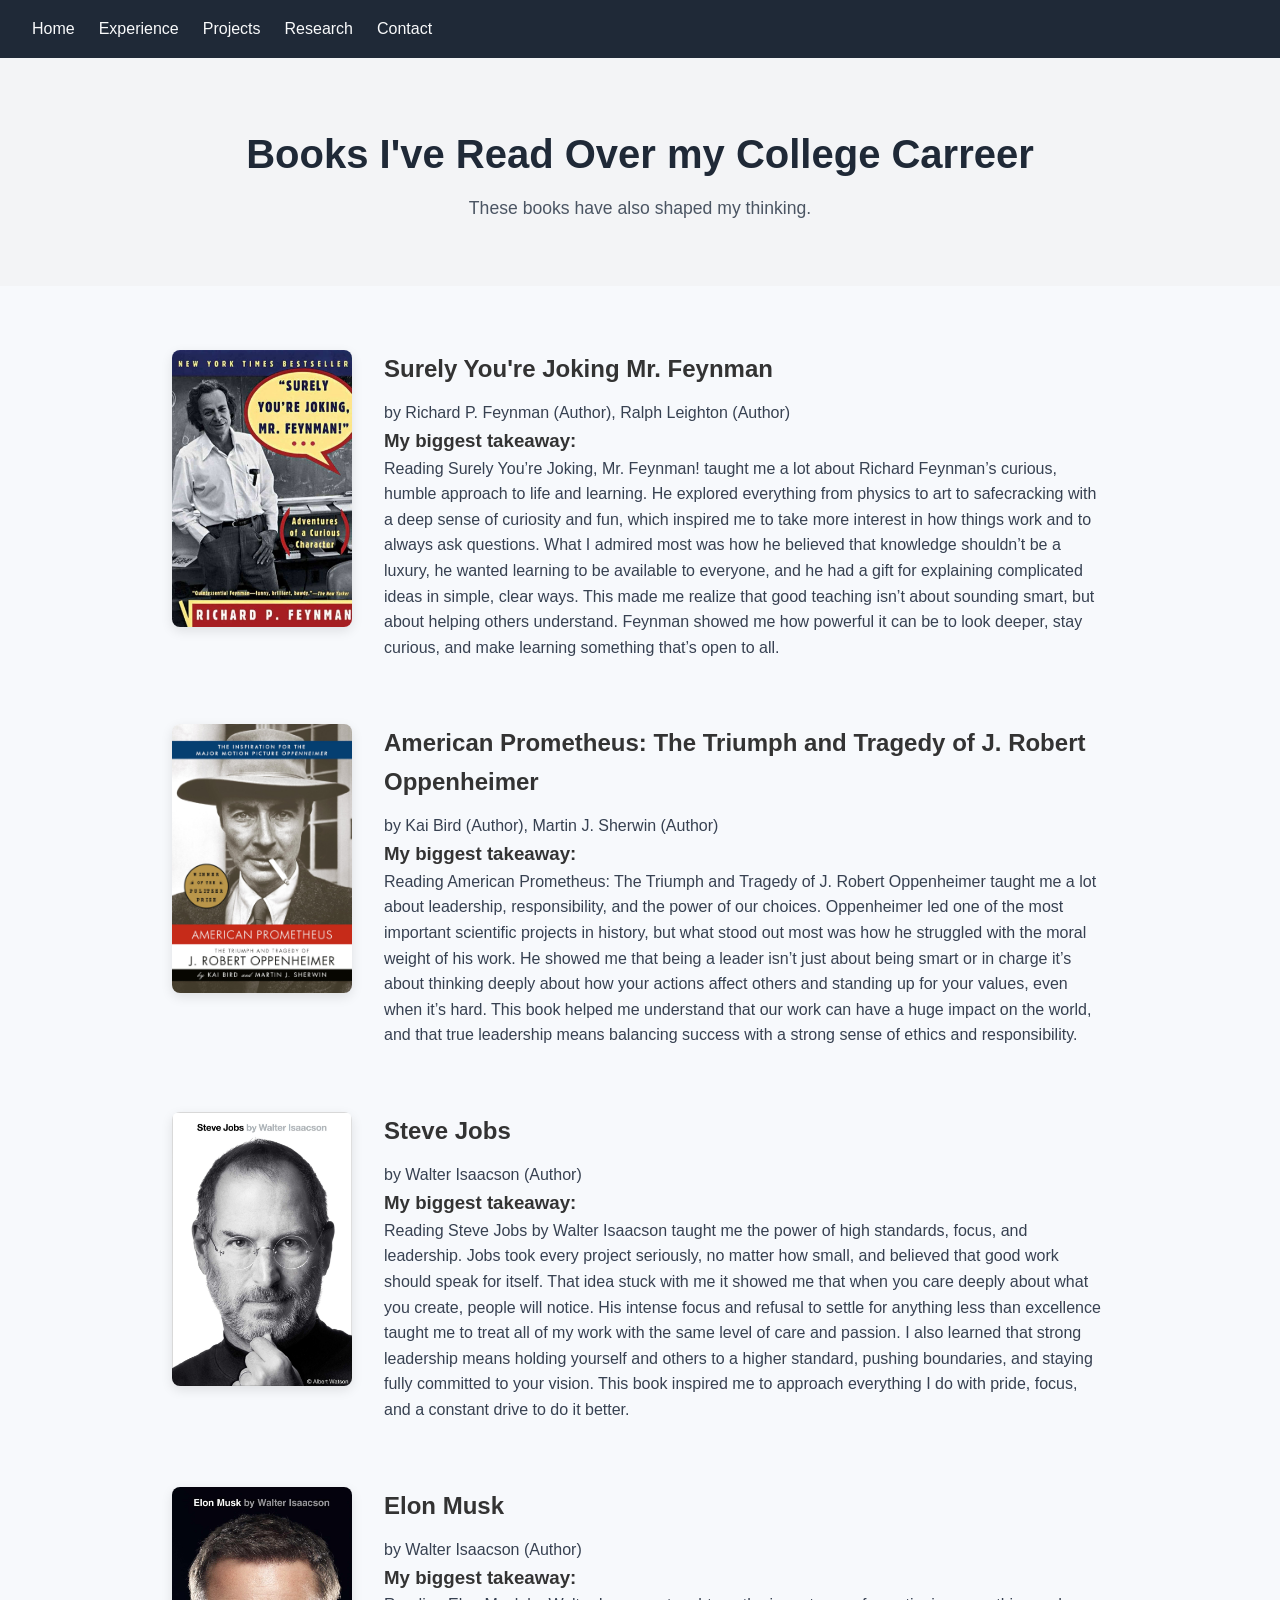
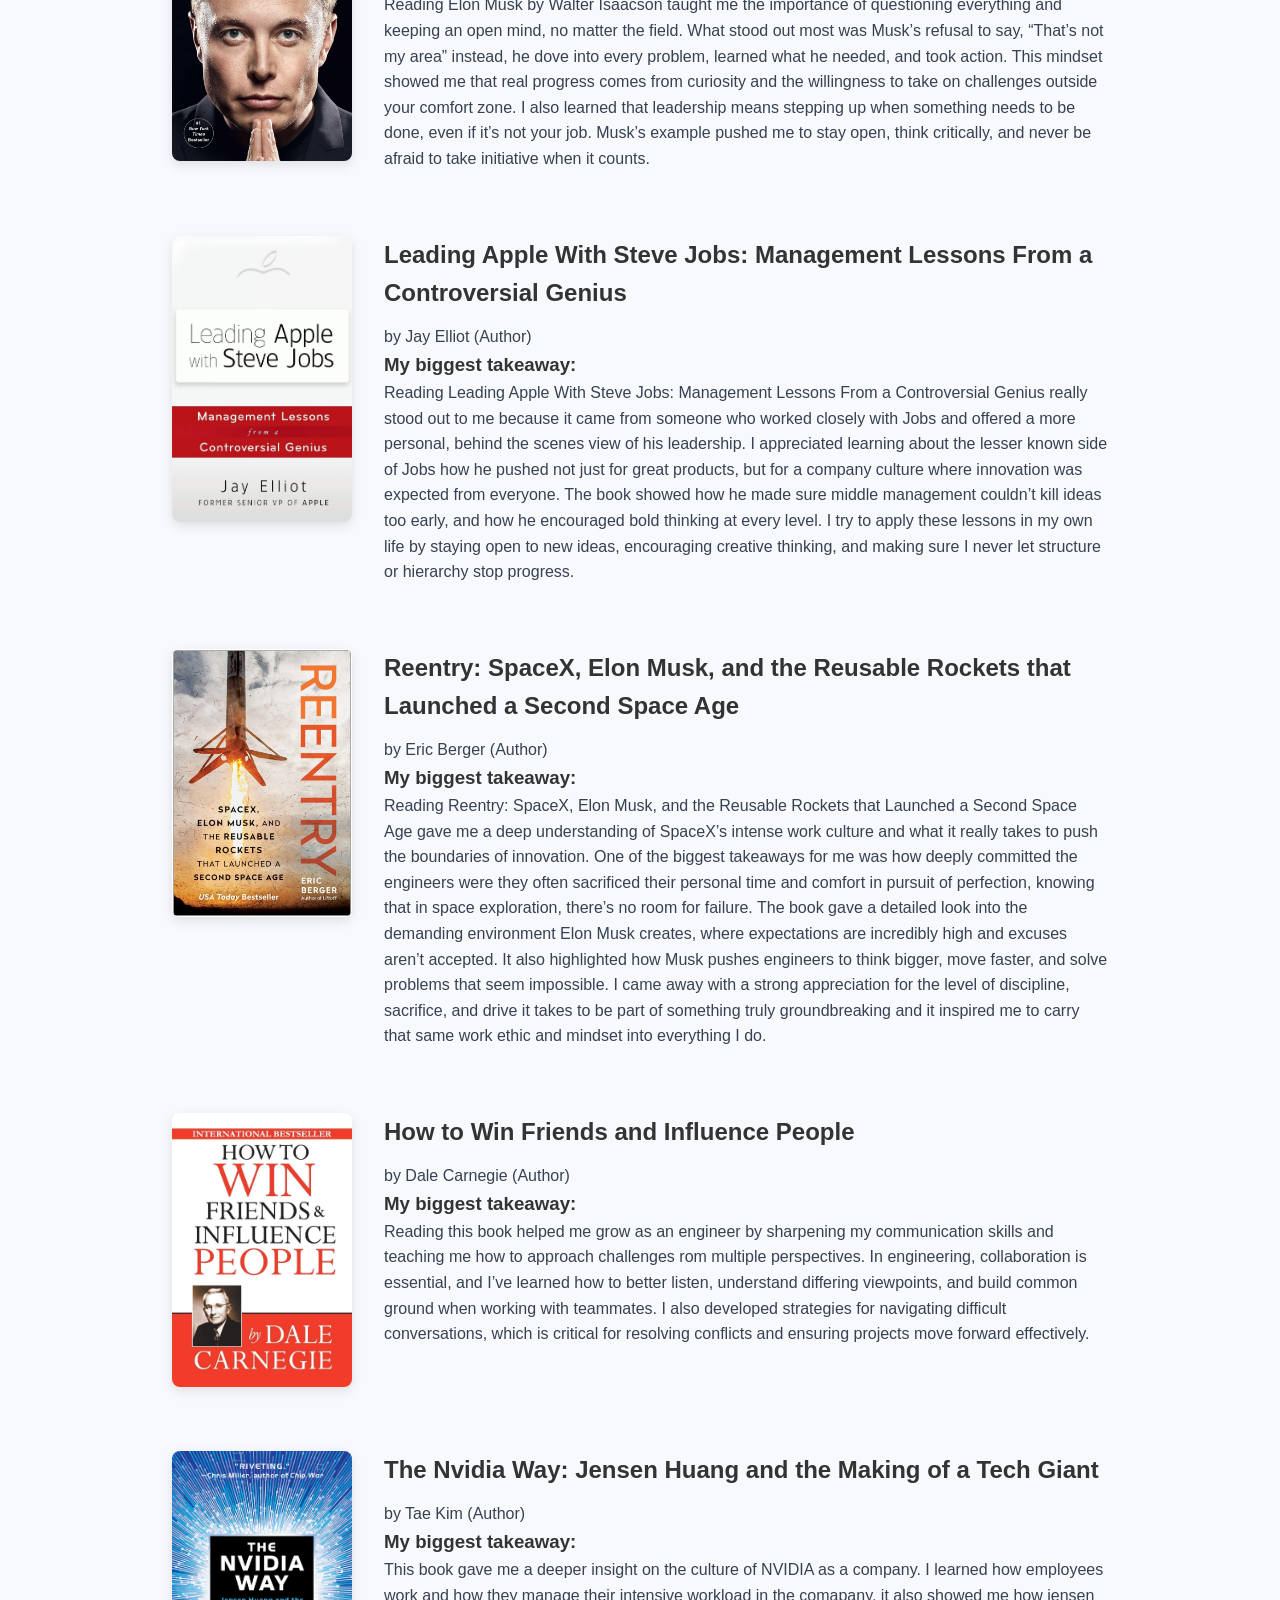
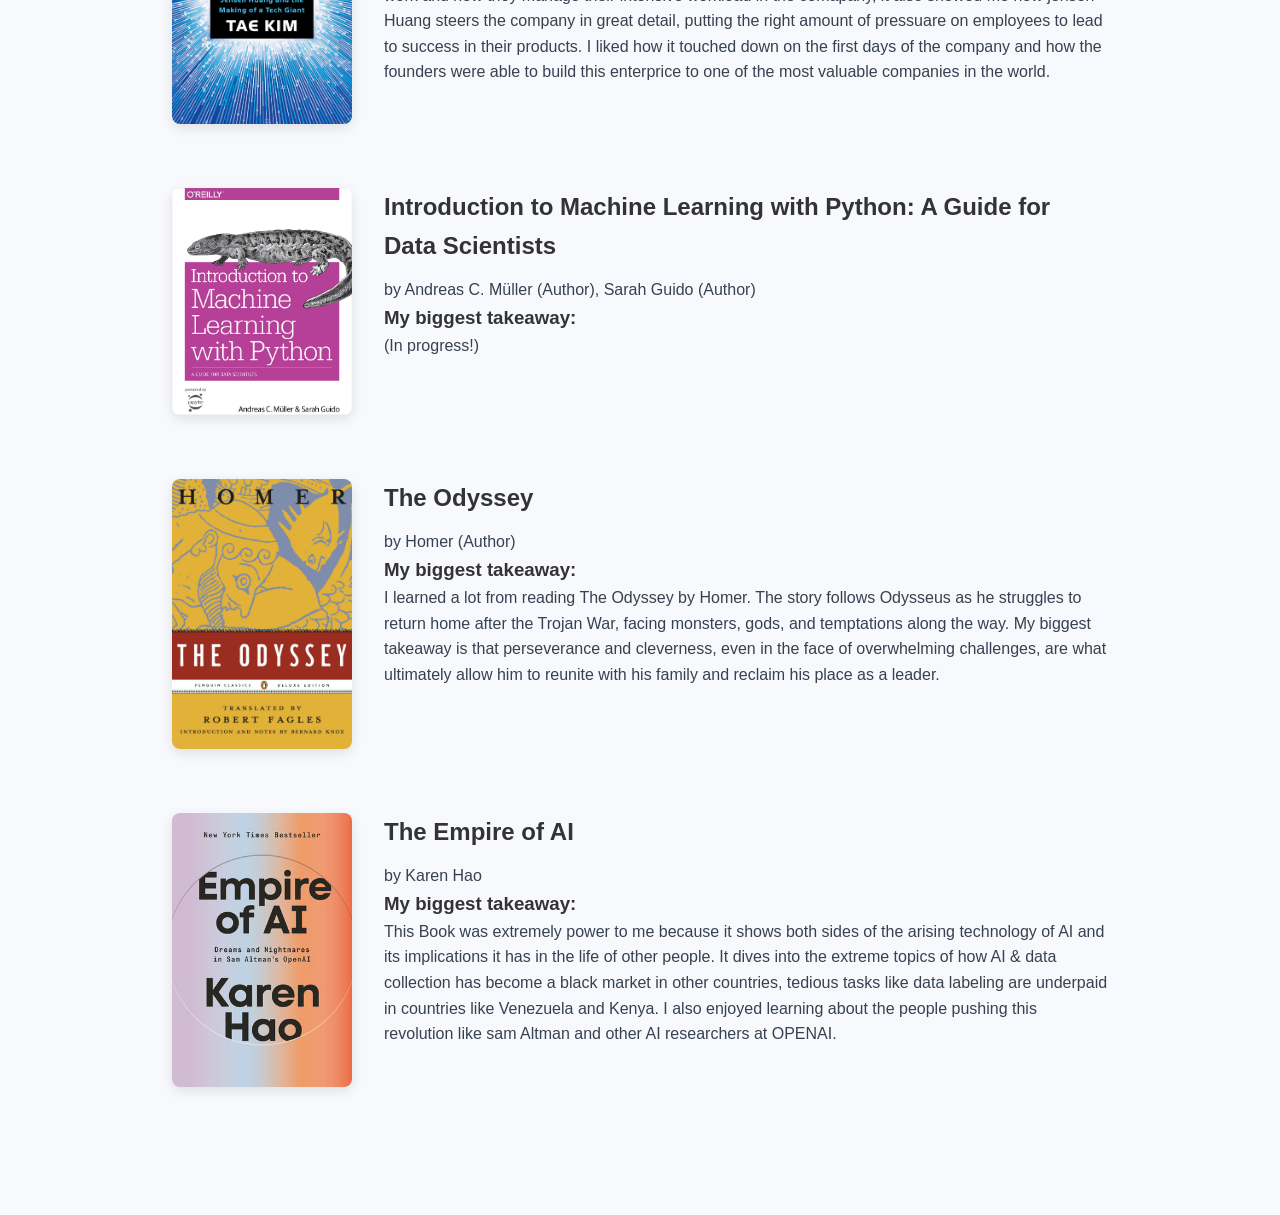
<file: website/books.html>
<!DOCTYPE html>
<html lang="en">
<head>
  <meta charset="UTF-8" />
  <meta name="viewport" content="width=device-width, initial-scale=1.0" />
  <title>Books I've read | Gaspar Montoya</title>
  <link rel="stylesheet" href="style.css" />
  <link rel="icon" type="image/svg+xml" href="assets/favicon.svg" />
  <script src="nav.js" defer></script>
</head>
<body>

   <!-- Navbar -->
   <header>
    <nav class="navbar">
      <input type="checkbox" id="nav-toggle" class="nav-toggle" />
      <label for="nav-toggle" class="nav-toggle-label" aria-label="Open navigation menu">
        <span></span><span></span><span></span>
      </label>
      <ul class="nav-links">
        <li><a href="index.html#about">Home</a></li>
        <li><a href="index.html#timeline">Experience</a></li>
        <li><a href="index.html#Personal Projects">Projects</a></li>
        <li><a href="research.html">Research</a></li>
        <li><a href="contactme.html">Contact</a></li>
      </ul>
    </nav>
  </header>

  <!-- Page Title -->
  <section class="page-header">
    <h1>Books I've Read Over my College Carreer</h1>
    <p>These books have also shaped my thinking.</p>
  </section>


    <section class="books-section">
        <!-- book 1  -->
        <div class="book-entry">
            <img src="assets/feynmanbook.jpg" alt="Book Cover" class="book-cover" />
            <div class="book-thoughts">
                <h2>Surely You're Joking Mr. Feynman</h2>
                <p>by Richard P. Feynman (Author), Ralph Leighton (Author)</p>
                <h3>My biggest takeaway:</h3>
                <p> Reading Surely You’re Joking, Mr. Feynman! taught me a lot about Richard Feynman’s curious,
                     humble approach to life and learning. He explored everything from physics to art to safecracking with a 
                     deep sense of curiosity and fun, which inspired me to take more interest in how things work and to always 
                     ask questions. What I admired most was how he believed that knowledge shouldn’t be a luxury, he wanted learning 
                     to be available to everyone, and he had a gift for explaining complicated ideas in simple, clear ways. This made 
                     me realize that good teaching isn’t about sounding smart, but about helping others understand. Feynman showed me 
                     how powerful it can be to look deeper, stay curious, and make learning something that’s open to all. </p>
            </div>
        </div>

        <!-- book 2  -->
        <div class="book-entry">
            <img src="assets/oppiebook.jpg" alt="Book Cover" class="book-cover" />
            <div class="book-thoughts">
                <h2> American Prometheus: The Triumph and Tragedy of J. Robert Oppenheimer</h2>
                <p>by Kai Bird (Author), Martin J. Sherwin (Author)</p>
                <h3>My biggest takeaway:</h3> <p>Reading American Prometheus: The Triumph and 
                    Tragedy of J. Robert Oppenheimer taught me a lot about leadership, responsibility,
                     and the power of our choices. Oppenheimer led one of the most important scientific 
                     projects in history, but what stood out most was how he struggled with the moral weight 
                     of his work. He showed me that being a leader isn’t just about being smart or in charge it’s 
                     about thinking deeply about how your actions affect others and standing up for your values, 
                     even when it’s hard. This book helped me understand that our work can have a huge impact on the 
                     world, and that true leadership means balancing success with a strong sense of ethics and responsibility.</p>
            </div>
        </div>

        <!-- book 3  -->
        <div class="book-entry">
            <img src="assets/stevebook.jpg" alt="Book Cover" class="book-cover" />
            <div class="book-thoughts">
                <h2> Steve Jobs</h2>
                <p>by Walter Isaacson (Author)</p>
                <h3>My biggest takeaway:</h3> <p> Reading Steve Jobs by Walter 
                    Isaacson taught me the power of high standards, focus, and leadership. 
                    Jobs took every project seriously, no matter how small, and believed that 
                    good work should speak for itself. That idea stuck with me it showed me that
                     when you care deeply about what you create, people will notice. His intense focus and 
                     refusal to settle for anything less than excellence taught me to treat all of my 
                     work with the same level of care and passion. I also learned that strong leadership 
                     means holding yourself and others to a higher standard, pushing boundaries, and staying 
                     fully committed to your vision. This book inspired me to approach everything I do with 
                     pride, focus, and a constant drive to do it better.</p>
            </div>
        </div>

        <!-- book 4  -->
        <div class="book-entry">
            <img src="assets/elonbook.jpg" alt="Book Cover" class="book-cover" />
            <div class="book-thoughts">
                <h2> Elon Musk </h2>
                <p>by Walter Isaacson (Author)</p>
                <h3>My biggest takeaway:</h3> <p>Reading Elon Musk by Walter 
                    Isaacson taught me the importance of questioning everything 
                    and keeping an open mind, no matter the field. What stood out 
                    most was Musk’s refusal to say, “That’s not my area” instead, 
                    he dove into every problem, learned what he needed, and took action. 
                    This mindset showed me that real progress comes from curiosity and the 
                    willingness to take on challenges outside your comfort zone. I also learned 
                    that leadership means stepping up when something needs to be done, even if 
                    it’s not your job. Musk’s example pushed me to stay open, think critically, 
                    and never be afraid to take initiative when it counts.</p>
            </div>
        </div>

        <!-- book 5  -->
        <div class="book-entry">
            <img src="assets/jayelliobook.jpg" alt="Book Cover" class="book-cover" />
            <div class="book-thoughts">
                <h2>Leading Apple With Steve Jobs: Management Lessons From a Controversial Genius</h2>
                <p>by Jay Elliot (Author)</p>
                <h3>My biggest takeaway:</h3> <p> Reading Leading Apple 
                    With Steve Jobs: Management Lessons From a Controversial
                    Genius really stood out to me because it came from someone
                     who worked closely with Jobs and offered a more personal, 
                     behind the scenes view of his leadership. I appreciated 
                     learning about the lesser known side of Jobs how he pushed 
                     not just for great products, but for a company culture where 
                     innovation was expected from everyone. The book showed how he
                      made sure middle management couldn’t kill ideas too early, and 
                      how he encouraged bold thinking at every level. I try to apply 
                      these lessons in my own life by staying open to new ideas, encouraging 
                      creative thinking, and making sure I never let structure or hierarchy stop progress.</p>
            </div>
        </div>

    <!-- book 6  -->
    <div class="book-entry">
        <img src="assets/ericbergerbook.jpg" alt="Book Cover" class="book-cover" />
        <div class="book-thoughts">
            <h2>Reentry: SpaceX, Elon Musk, and the Reusable Rockets that Launched a Second Space Age</h2>
            <p>by Eric Berger (Author)</p>
            <h3>My biggest takeaway:</h3> <p>Reading Reentry: SpaceX, 
                Elon Musk, and the Reusable Rockets that Launched a Second 
                Space Age gave me a deep understanding of SpaceX’s intense 
                work culture and what it really takes to push the boundaries 
                of innovation. One of the biggest takeaways for me was how 
                deeply committed the engineers were they often sacrificed 
                their personal time and comfort in pursuit of perfection, 
                knowing that in space exploration, there’s no room for failure. 
                The book gave a detailed look into the demanding environment 
                Elon Musk creates, where expectations are incredibly high and 
                excuses aren’t accepted. It also highlighted how Musk pushes 
                engineers to think bigger, move faster, and solve problems that 
                seem impossible. I came away with a strong appreciation for the 
                level of discipline, sacrifice, and drive it takes to be part of 
                something truly groundbreaking and it inspired me to carry that 
                same work ethic and mindset into everything I do.</p>
        </div>
    </div>
   
    <!-- book 7  -->
    <div class="book-entry">
        <img src="assets/howtowinfriendsbook.jpg" alt="Book Cover" class="book-cover" />
        <div class="book-thoughts">
            <h2>How to Win Friends and Influence People</h2>
            <p>by Dale Carnegie (Author)</p>
            <h3>My biggest takeaway:</h3><p>
                Reading this book helped me grow as an engineer by sharpening 
                my communication skills and teaching me how to approach challenges 
                rom multiple perspectives. In engineering, collaboration is essential, and 
                I’ve learned how to better listen, understand differing viewpoints, and build 
                common ground when working with teammates. I also developed strategies for navigating 
                difficult conversations, which is critical for resolving conflicts and ensuring projects 
                move forward effectively.
            </p>
        </div>
    </div>

     <!-- book 8  -->
     <div class="book-entry">
        <img src="assets/thenvidaway.jpg" alt="Book Cover" class="book-cover" />
        <div class="book-thoughts">
            <h2>The Nvidia Way: Jensen Huang and the Making of a Tech Giant </h2>
            <p>by Tae Kim (Author)</p>
            <h3>My biggest takeaway:</h3> <p>
                This book gave me a deeper insight on the culture of NVIDIA as a company. 
                I learned how employees work and how they manage their intensive workload in the comapany, 
                it also showed me how jensen Huang steers the company in great detail, putting the right amount of 
                pressuare on employees to lead to success in their products. I liked how it touched down on the first days of 
                the company and how the founders were able to build this enterprice to one of the most valuable companies in the 
                world. 

            </p>

        </div>
    </div>

     <!-- book 9  -->
     <div class="book-entry">
        <img src="assets/mllbook .jpg" alt="Book Cover" class="book-cover" />
        <div class="book-thoughts">
            <h2>Introduction to Machine Learning with Python: A Guide for Data Scientists</h2>
            <p>by Andreas C. Müller (Author), Sarah Guido (Author)</p>
            <h3>My biggest takeaway:</h3> <p> (In progress!)</p>
        </div>
    </div>

    <!-- book 10 -->
    <div class="book-entry">
        <img src="assets/oddyseylogo.jpg" alt="Book Cover" class="book-cover" />
        <div class="book-thoughts">
            <h2>The Odyssey </h2>
            <p>by Homer (Author)</p>
            <h3>My biggest takeaway:</h3> <p>
                I learned a lot from reading The Odyssey by Homer. 
                The story follows Odysseus as he struggles to return home 
                after the Trojan War, facing monsters, gods, and temptations 
                along the way. My biggest takeaway is that perseverance and cleverness, 
                even in the face of overwhelming challenges, are what ultimately allow 
                him to reunite with his family and reclaim his place as a leader.
            </p>
        </div>
    </div>

    <!-- book 10 -->
    <div class="book-entry">
        <img src="assets/empofai.jpeg" alt="Book Cover" class="book-cover" />
        <div class="book-thoughts">
            <h2>The Empire of AI</h2>
            <p>by Karen Hao</p>
            <h3>My biggest takeaway:</h3> <p>
               This Book was extremely power to me because it shows both sides of the arising technology of AI and its implications
                it has in the life of other people. It dives into the extreme topics of how AI & data collection has become a black market 
                in other countries, tedious tasks like data labeling are underpaid in countries like Venezuela and Kenya. I also enjoyed 
                learning about the people pushing this revolution like sam Altman and other AI researchers at OPENAI. 
            </p>
        </div>
    </div>


    </section>

</body>

</html>
</file>
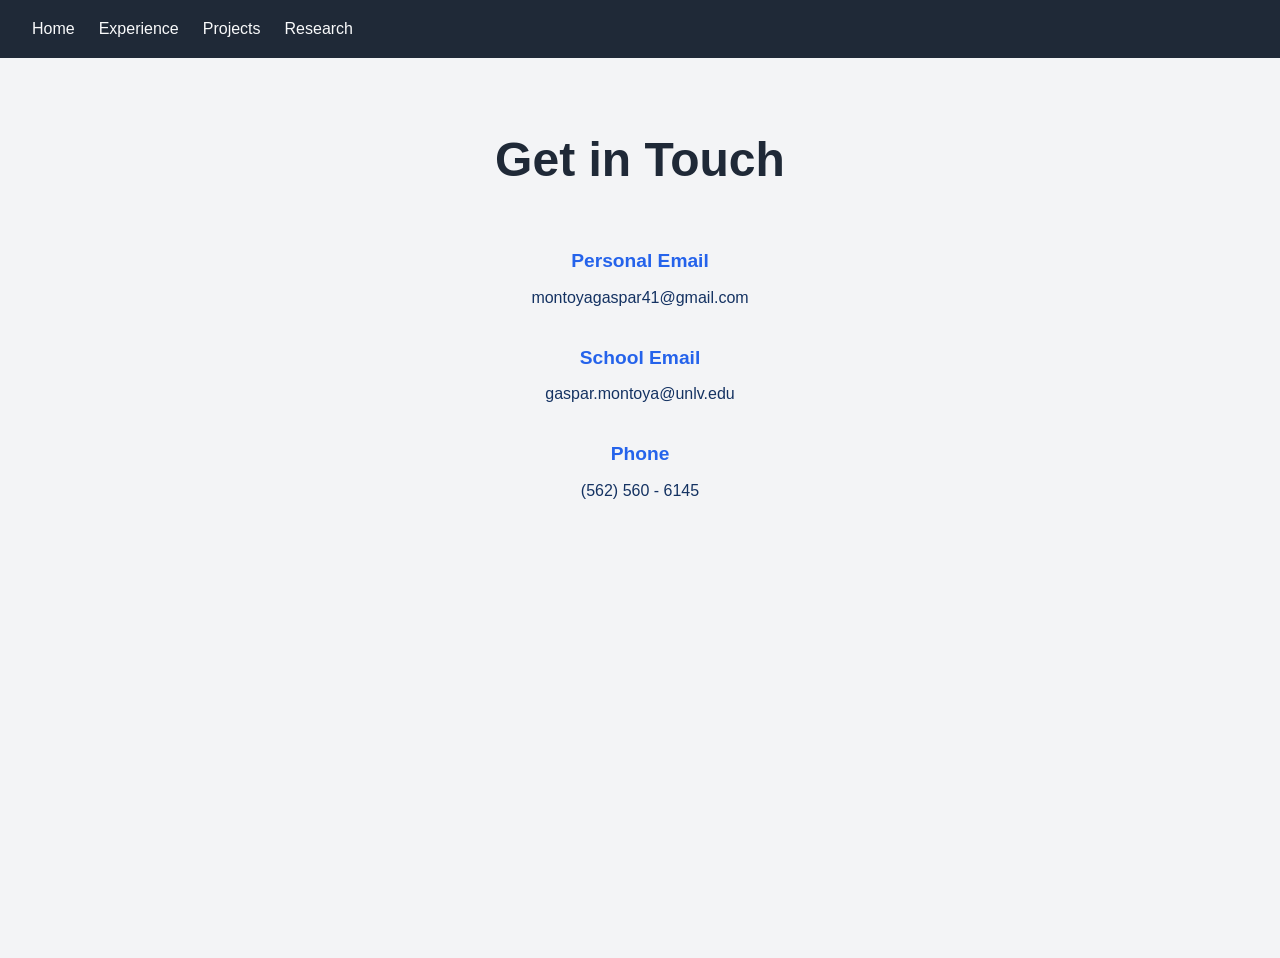
<file: website/contactme.html>
<!DOCTYPE html>
<html lang="en">
<head>
  <meta charset="UTF-8" />
  <meta name="viewport" content="width=device-width, initial-scale=1.0" />
  <title>Contact Me| Gaspar Montoya</title>
  <link rel="stylesheet" href="style.css" />
  <link rel="icon" type="image/svg+xml" href="assets/favicon.svg" />
  <script src="nav.js" defer></script>
</head>
<body>

  <!-- Navbar -->
  <header>
    <nav class="navbar">
      <input type="checkbox" id="nav-toggle" class="nav-toggle" />
      <label for="nav-toggle" class="nav-toggle-label" aria-label="Open navigation menu">
        <span></span><span></span><span></span>
      </label>
      <ul class="nav-links">
        <li><a href="index.html#about">Home</a></li>
        <li><a href="index.html#timeline">Experience</a></li>
        <li><a href="index.html#Personal Projects">Projects</a></li>
        <li><a href="research.html">Research</a></li>
      </ul>
    </nav>
  </header>
  
  <section class="contact-section">
    <h1 class="contact-title">Get in Touch</h1>

    <div class="contact-info">
      <div class="contact-item">
        <h3>Personal Email</h3>
        <p>montoyagaspar41@gmail.com</p>
      </div>

      <div class="contact-item">
        <h3>School Email</h3>
        <p>gaspar.montoya@unlv.edu</p>
      </div>

      <div class="contact-item">
        <h3>Phone</h3>
        <p>(562) 560 - 6145</p>
      </div>
    </div>
  </section>

</body>
</html>
</file>
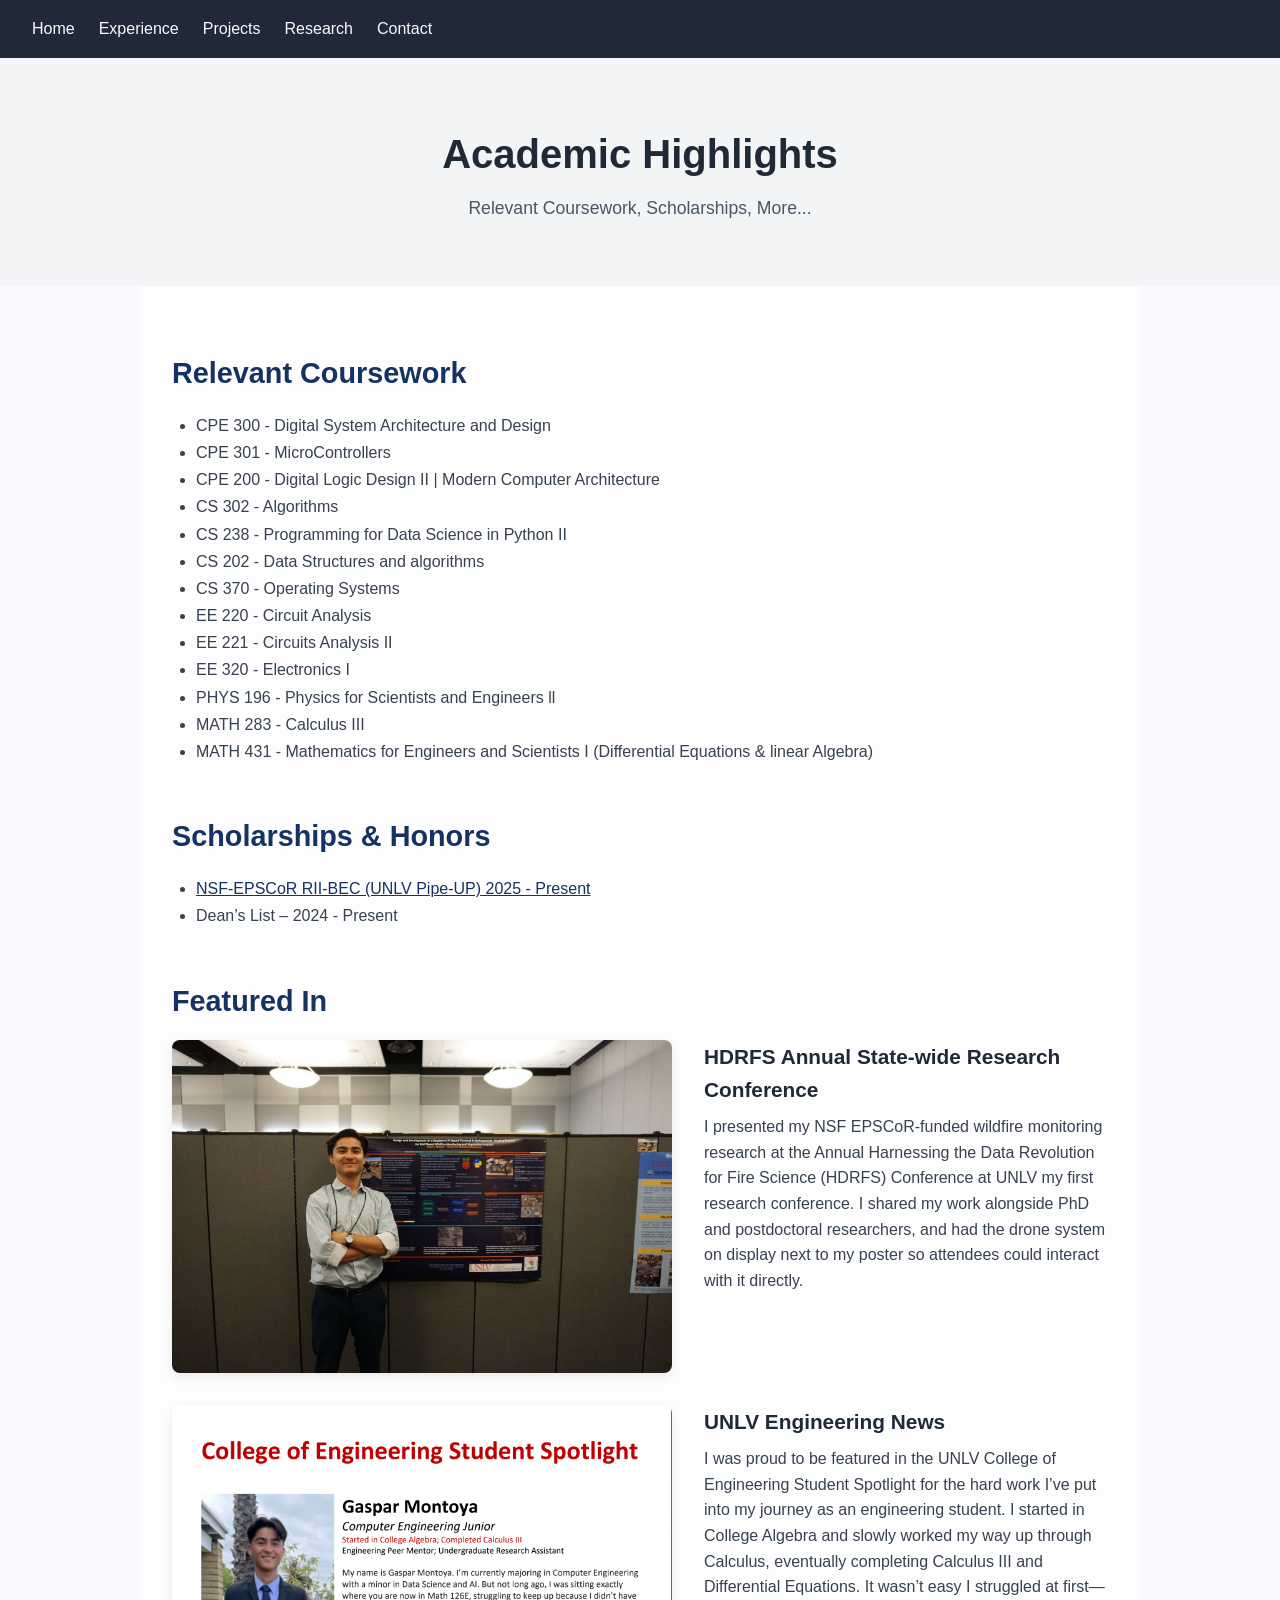
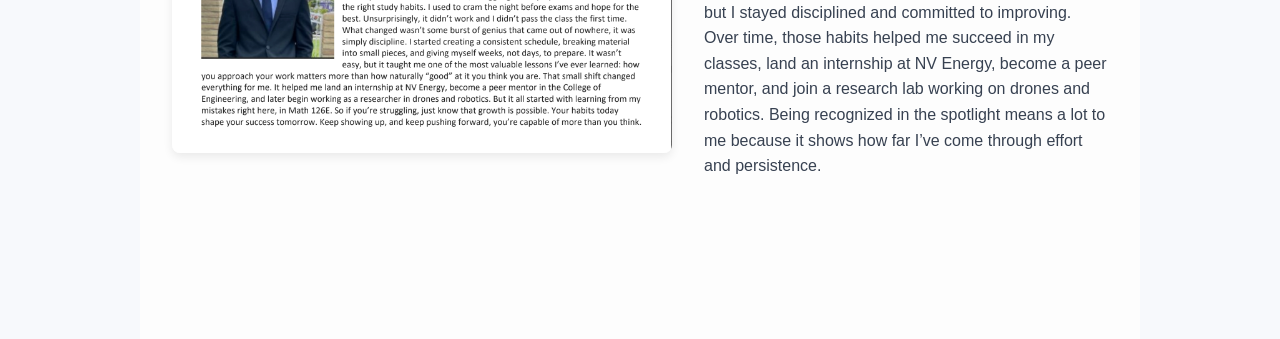
<file: website/more.html>
<!DOCTYPE html>
<html lang="en">
<head>
  <meta charset="UTF-8" />
  <meta name="viewport" content="width=device-width, initial-scale=1.0" />
  <title>Academic Highlights| Gaspar Montoya</title>
  <link rel="stylesheet" href="style.css" />
  <link rel="icon" type="image/svg+xml" href="assets/favicon.svg" />
  <script src="nav.js" defer></script>
</head>
<body>

  <!-- Navbar -->
  <header>
    <nav class="navbar">
      <input type="checkbox" id="nav-toggle" class="nav-toggle" />
      <label for="nav-toggle" class="nav-toggle-label" aria-label="Open navigation menu">
        <span></span><span></span><span></span>
      </label>
      <ul class="nav-links">
        <li><a href="index.html#about">Home</a></li>
        <li><a href="index.html#timeline">Experience</a></li>
        <li><a href="index.html#Personal Projects">Projects</a></li>
        <li><a href="research.html">Research</a></li>
        <li><a href="contactme.html">Contact</a></li>
      </ul>
    </nav>
  </header>

  <!-- Page Title -->
  <section class="page-header">
    <h1>Academic Highlights</h1>
    <p>Relevant Coursework, Scholarships, More...</p>
  </section>

  <section class="academia-section">

    <div class="academia-category">
      <h2> Relevant Coursework</h2>
      <ul>
        <li> CPE 300 - Digital System Architecture and Design</li>
        <li> CPE 301 - MicroControllers</li>
        <li> CPE 200 - Digital Logic Design II | Modern Computer Architecture</li>
        <li>CS 302 - Algorithms </li>
        <li>CS 238 - Programming for Data Science in Python II</li>
        <li> CS 202 - Data Structures and algorithms</li>
        <li> CS 370 - Operating Systems</li>
        <li> EE 220 - Circuit Analysis </li>
        <li>EE 221 - Circuits Analysis II</li>
        <li> EE 320 - Electronics I</li>
        <li> PHYS 196 - Physics for Scientists and Engineers ll</li>
        <li>MATH 283 - Calculus III
        <li>MATH 431 - Mathematics for Engineers and Scientists I (Differential Equations & linear Algebra)</li>

        </li>
      </ul>
    </div>

    <div class="academia-category">
      <h2> Scholarships & Honors</h2>
      <ul>
        <li>
          <a href="https://sites.google.com/unlv.edu/unlvepscor-rii/home">
            NSF-EPSCoR RII-BEC (UNLV Pipe-UP) 2025 - Present
          </a>
        </li>
        <li>Dean’s List – 2024 - Present</li>
      </ul>
    </div>

    <div class="academia-category">
        <h2>Featured In</h2>

        <div class="feature-entry">
          <img src="assets/conferencepic.jpeg" alt="UNLV Article" class="feature-img" />
          <div class="feature-text">
            <h3>HDRFS Annual State-wide Research Conference</h3>
            <p>I presented my NSF EPSCoR-funded wildfire monitoring research 
              at the Annual Harnessing the Data Revolution for Fire Science (HDRFS) 
              Conference at UNLV my first research conference. I shared my work alongside PhD 
              and postdoctoral researchers, and had the drone system on display next to my 
              poster so attendees could interact with it directly.</p>
            
          </div>
      
        <div class="feature-entry">
          <img src="assets/spotlightphoto.png" alt="UNLV Article" class="feature-img" />
          <div class="feature-text">
            <h3>UNLV Engineering News</h3>
            <p>I was proud to be featured in the UNLV College of Engineering Student Spotlight 
                for the hard work I’ve put into my journey as an engineering student. I started in 
                College Algebra and slowly worked my way up through Calculus, eventually completing Calculus 
                III and Differential Equations. It wasn’t easy I struggled at first—but I stayed disciplined and 
                committed to improving. Over time, those habits helped me succeed in my classes, land an internship at 
                NV Energy, become a peer mentor, and join a research lab working on drones and robotics. Being recognized in 
                the spotlight means a lot to me because it shows how far I’ve come through effort and persistence.</p>
            
          </div>
        </div>
      
        <!-- Add more feature-entry blocks as needed -->
      
      </div>
      

</body>
</html>
</file>
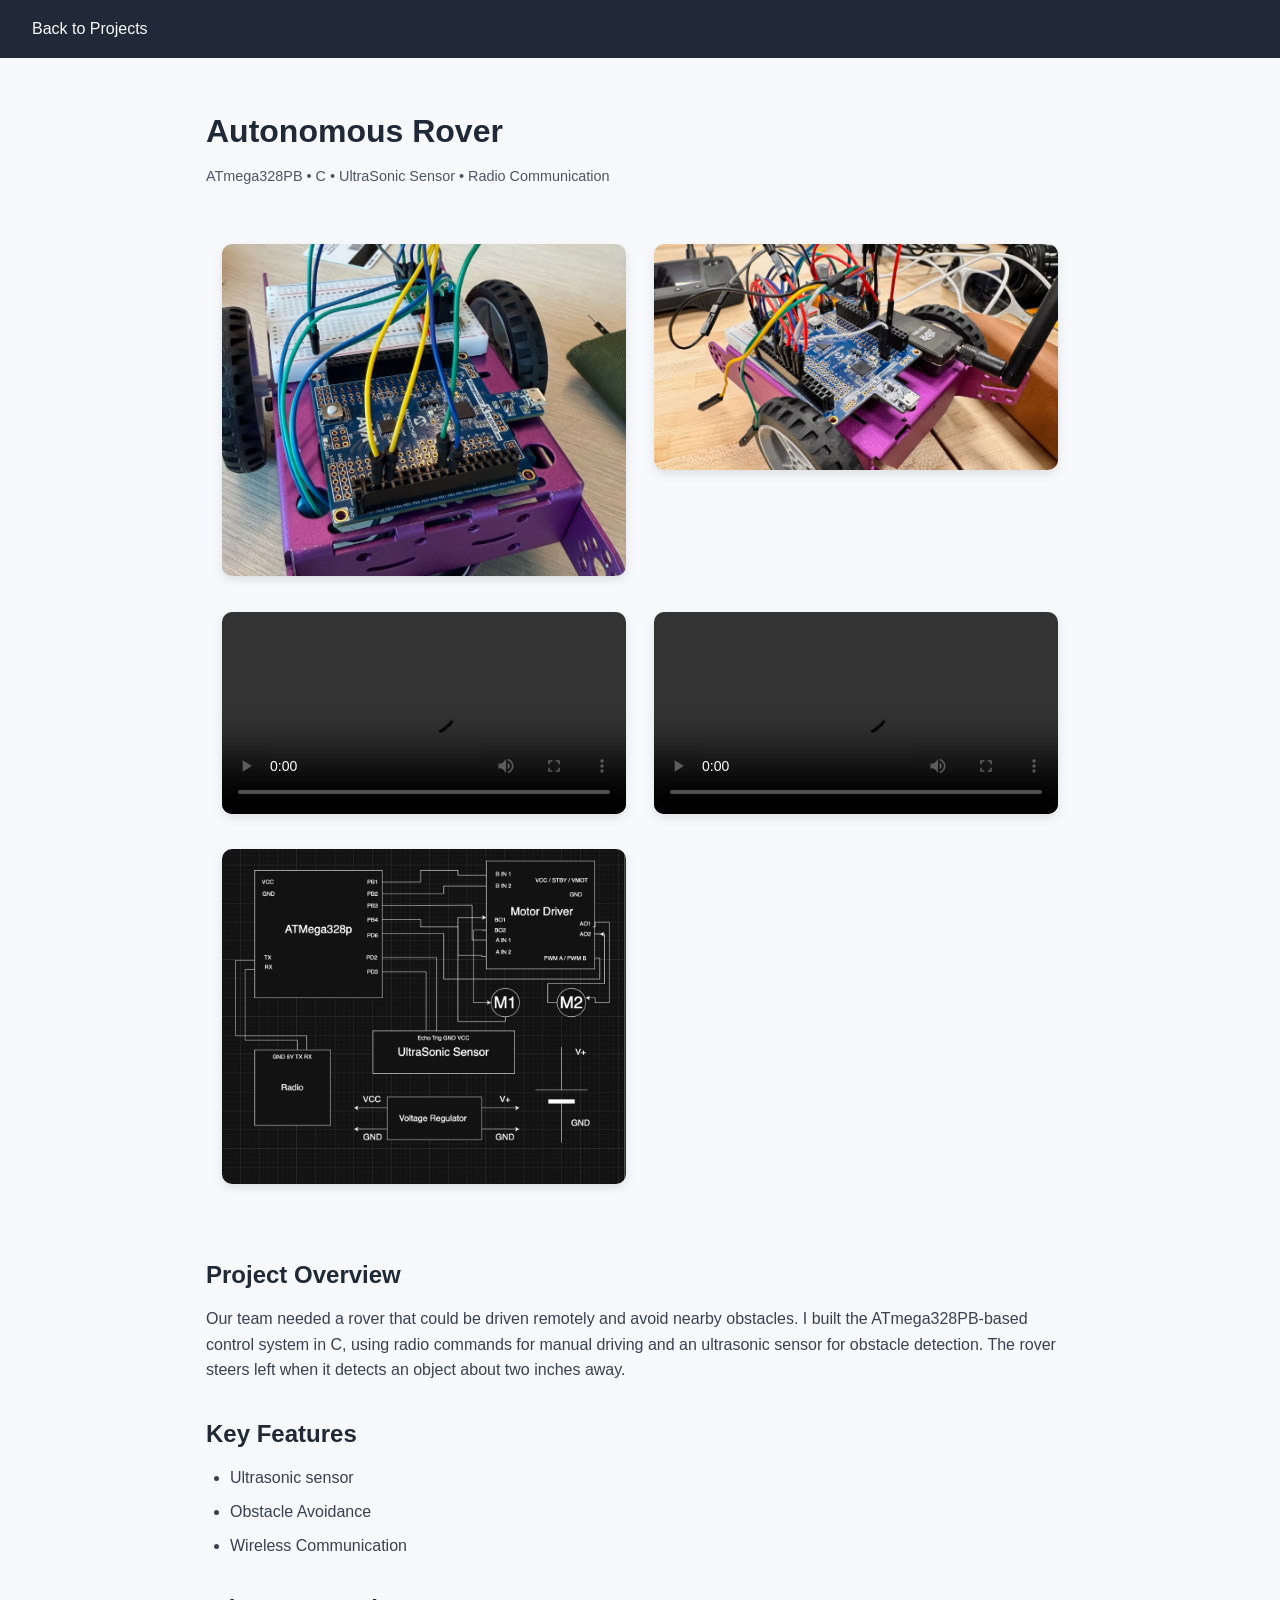
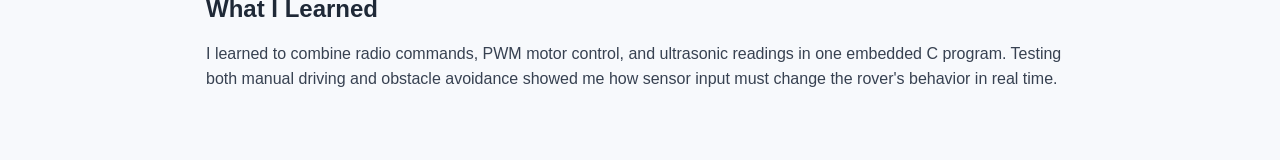
<file: website/project2.html>
<!DOCTYPE html>
<html lang="en">
<head>
  <meta charset="UTF-8" />
  <meta name="viewport" content="width=device-width, initial-scale=1.0"/>
  <title>Autonomous Rover Project | Gaspar Montoya</title>
  <link rel="stylesheet" href="style.css"/>
  <link rel="icon" type="image/svg+xml" href="assets/favicon.svg" />
</head>
<body>

  <header>
    <nav class="navbar">
      <ul class="nav-links">
        <li><a href="index.html#Personal Projects">Back to Projects</a></li>
      </ul>
    </nav>
  </header>

  <main class="project-detail">
    <section class="project-header">
      <h1>Autonomous Rover</h1>
      <p class="project-tags">ATmega328PB • C • UltraSonic Sensor • Radio Communication</p>
    </section>

   <!-- Media Gallery -->
<section class="project-media-gallery">
    <div class="gallery-grid">
  
      <!-- Image 1 -->
      <div class="media-item">
        <img src="assets/roveroverview.png" alt="Robot angle 1">
      </div>
  
      <!-- Image 2 -->
      <div class="media-item">
        <img src="assets/roverpic3.png" alt="Robot angle 2">
      </div>

      <!-- Video 1 -->
      <div class="media-item">
        <video controls>
          <source src="assets/rovervid.mp4" type="video/mp4">
          Your browser does not support the video tag.
        </video>
      </div>

      <!-- Video 2 -->
      <div class="media-item">
        <video controls>
          <source src="assets/rovervid2.mp4" type="video/mp4">
          Your browser does not support the video tag.
        </video>
      </div>

      <!-- Image 3 -->
      <div class="media-item">
        <img src="assets/roverblackboxdiagram.png" alt="Robot angle 2">
      </div>
  
  
    </div>
  </section>
  

    <section class="project-description">
      <h2>Project Overview</h2>
      <p>Our team needed a rover that could be driven remotely and avoid nearby obstacles.
        I built the ATmega328PB-based control system in C, using radio commands for manual
        driving and an ultrasonic sensor for obstacle detection. The rover steers left when
        it detects an object about two inches away.</p>

      <h2>Key Features</h2>
      <ul>
        <li>Ultrasonic sensor</li>
        <li>Obstacle Avoidance </li>
        <li>Wireless Communication</li>
      </ul>

      <h2>What I Learned</h2>
      <p>I learned to combine radio commands, PWM motor control, and ultrasonic readings
        in one embedded C program. Testing both manual driving and obstacle avoidance
        showed me how sensor input must change the rover's behavior in real time.</p>

      <!-- <a href="https://github.com/yourusername/project1" class="btn" target="_blank">View GitHub Repo</a> -->
    </section>
  </main>
</body>
</html>
</file>
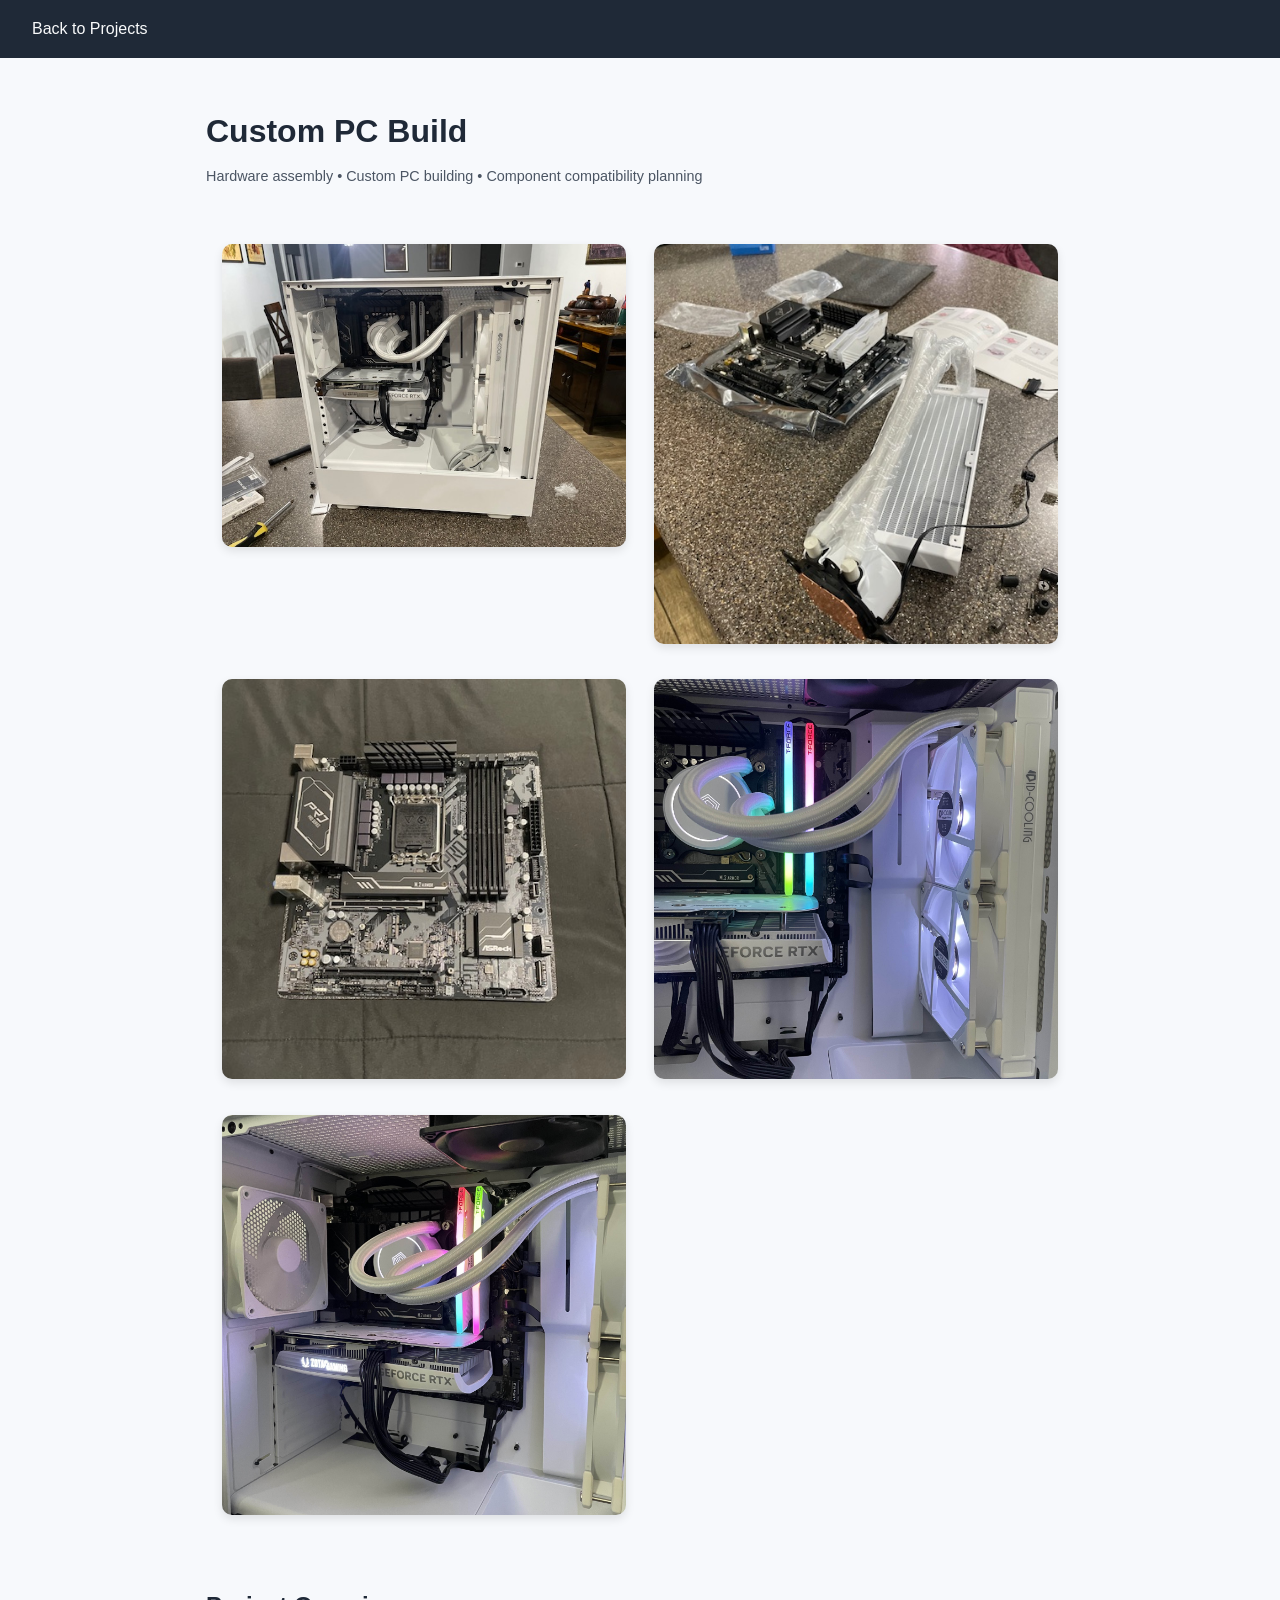
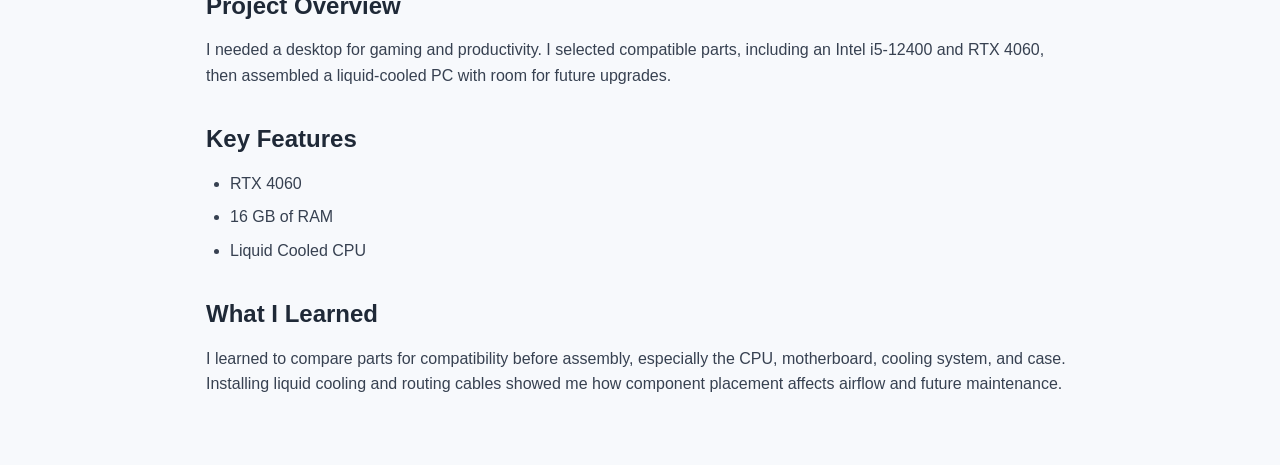
<file: website/project3.html>
<!DOCTYPE html>
<html lang="en">
<head>
  <meta charset="UTF-8" />
  <meta name="viewport" content="width=device-width, initial-scale=1.0"/>
  <title>Handwritten Digit Recognition| Gaspar Montoya</title>
  <link rel="stylesheet" href="style.css"/>
  <link rel="icon" type="image/svg+xml" href="assets/favicon.svg" />
</head>
<body>

  <header>
    <nav class="navbar">
      <ul class="nav-links">
        <li><a href="index.html#Personal Projects">Back to Projects</a></li>
      </ul>
    </nav>
  </header>

  <main class="project-detail">
    <section class="project-header">
      <h1>Custom PC Build</h1>
      <p class="project-tags">Hardware assembly • Custom PC building • Component compatibility planning</p>
    </section>

   <!-- Media Gallery -->
<section class="project-media-gallery">
    <div class="gallery-grid">
  
      <!-- Image 1 -->
      <div class="media-item">
        <img src="assets/finishedpc.jpg" alt="Robot angle 1">
      </div>
  
      <!-- Image 2 -->
      <div class="media-item">
        <img src="assets/cooler.jpg" alt="Robot angle 2">
      </div>

       <!-- Image 3 -->
       <div class="media-item">
        <img src="assets/motherboard.jpg" alt="Robot build process">
      </div>
       <!-- Image 4 -->
       <div class="media-item">
        <img src="assets/PCimg1.jpg" alt="Robot build process">
      </div>

      <!-- Image 5 -->
      <div class="media-item">
        <img src="assets/PCimg3.jpg" alt="Robot build process">
      </div>
  
  
    </div>
  </section>
  

    <section class="project-description">
      <h2>Project Overview</h2>
      <p>I needed a desktop for gaming and productivity. I selected compatible parts,
        including an Intel i5-12400 and RTX 4060, then assembled a liquid-cooled PC
        with room for future upgrades.</p>

      <h2>Key Features</h2>
      <ul>
        <li>RTX 4060</li>
        <li>16 GB of RAM</li>
        <li>Liquid Cooled CPU</li>
      </ul>

      <h2>What I Learned</h2>
      <p>I learned to compare parts for compatibility before assembly, especially the CPU,
        motherboard, cooling system, and case. Installing liquid cooling and routing cables
        showed me how component placement affects airflow and future maintenance.</p>

      <!-- <a href="https://github.com/yourusername/project1" class="btn" target="_blank">View GitHub Repo</a> -->
    </section>
  </main>
</body>
</html>
</file>
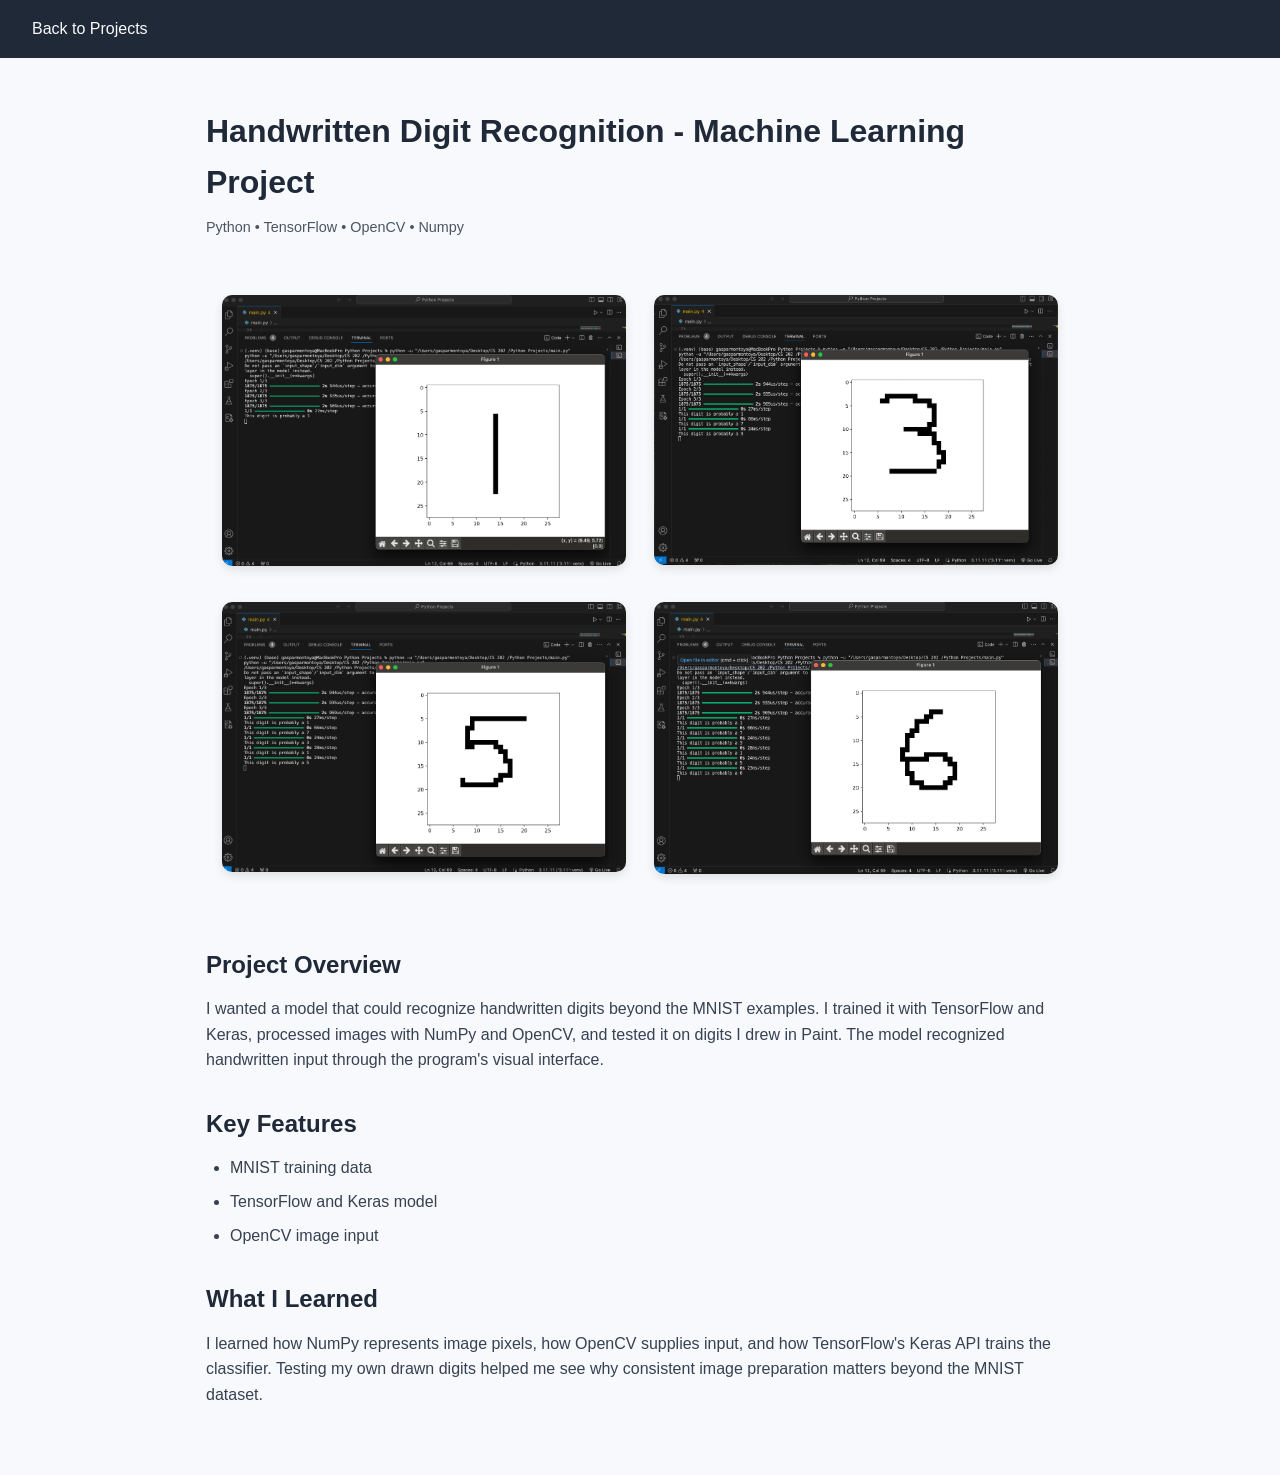
<file: website/project4.html>
<!DOCTYPE html>
<html lang="en">
<head>
  <meta charset="UTF-8" />
  <meta name="viewport" content="width=device-width, initial-scale=1.0"/>
  <title>Handwritten Digit Recognition - Machine Learning Project | Gaspar Montoya</title>
  <link rel="stylesheet" href="style.css"/>
  <link rel="icon" type="image/svg+xml" href="assets/favicon.svg" />
</head>
<body>

  <header>
    <nav class="navbar">
      <ul class="nav-links">
        <li><a href="index.html#Personal Projects">Back to Projects</a></li>
      </ul>
    </nav>
  </header>

  <main class="project-detail">
    <section class="project-header">
      <h1>Handwritten Digit Recognition - Machine Learning Project</h1>
      <p class="project-tags">Python • TensorFlow • OpenCV • Numpy</p>
    </section>

   <!-- Media Gallery -->
<section class="project-media-gallery">
    <div class="gallery-grid">
  
      <!-- Image 1 -->
      <div class="media-item">
        <img src="assets/ML 1.png" alt="ML 1">
      </div>
  
      <!-- Image 2 -->
      <div class="media-item">
        <img src="assets/ML 3.png" alt="ML 2">
      </div>

      <!-- Image 3 -->
      <div class="media-item">
        <img src="assets/ML 5.png" alt="ML 3">
      </div>

      <!-- Image 4 -->
      <div class="media-item">
        <img src="assets/ML 6.png" alt="ML 4">
      </div>
  
  
    </div>
  </section>
  

    <section class="project-description">
      <h2>Project Overview</h2>
      <p>I wanted a model that could recognize handwritten digits beyond the MNIST examples.
        I trained it with TensorFlow and Keras, processed images with NumPy and OpenCV, and
        tested it on digits I drew in Paint. The model recognized handwritten input through
        the program's visual interface.</p>

      <h2>Key Features</h2>
      <ul>
        <li>MNIST training data</li>
        <li>TensorFlow and Keras model</li>
        <li>OpenCV image input</li>
      </ul>

      <h2>What I Learned</h2>
      <p>I learned how NumPy represents image pixels, how OpenCV supplies input, and how
        TensorFlow's Keras API trains the classifier. Testing my own drawn digits helped
        me see why consistent image preparation matters beyond the MNIST dataset.</p>

      <!-- <a href="https://github.com/yourusername/project1" class="btn" target="_blank">View GitHub Repo</a> -->
    </section>
  </main>
</body>
</html>
</file>
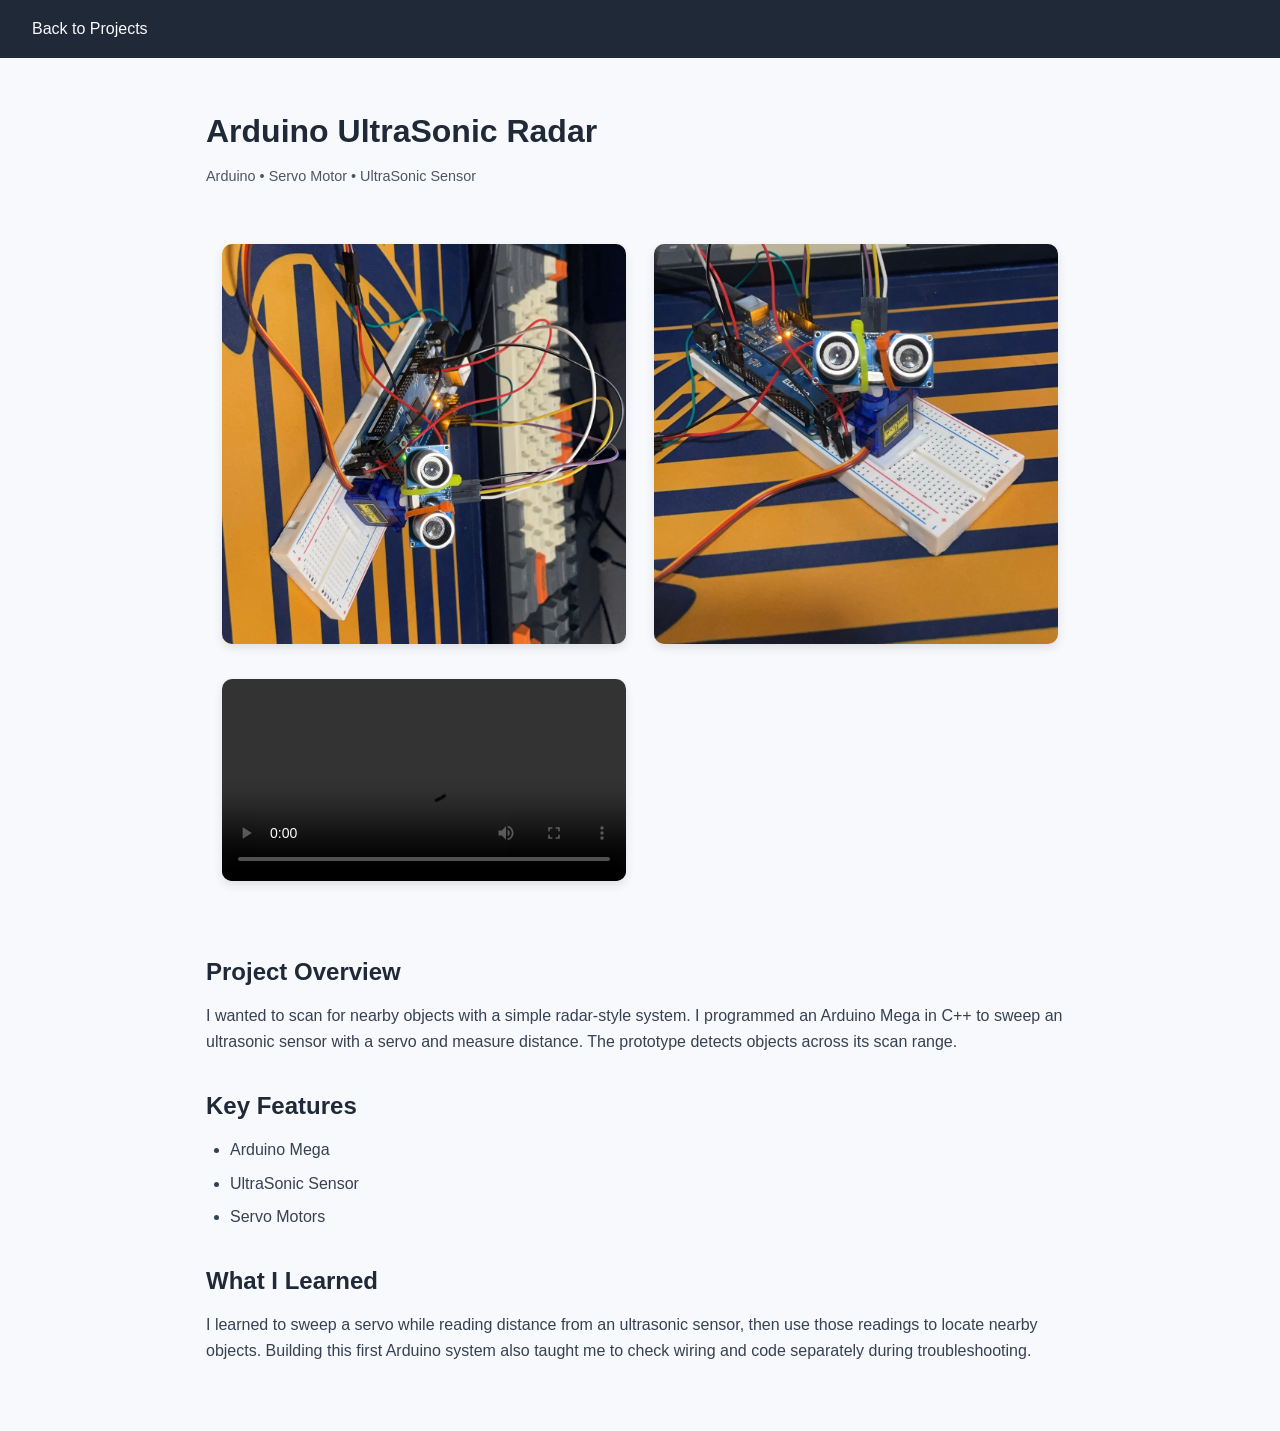
<file: website/project6.html>
<!DOCTYPE html>
<html lang="en">
<head>
  <meta charset="UTF-8" />
  <meta name="viewport" content="width=device-width, initial-scale=1.0"/>
  <title>Handwritten Arduino Radar System - Arduino Project| Gaspar Montoya</title>
  <link rel="stylesheet" href="style.css"/>
  <link rel="icon" type="image/svg+xml" href="assets/favicon.svg" />
</head>
<body>

  <header>
    <nav class="navbar">
      <ul class="nav-links">
        <li><a href="index.html#Personal Projects">Back to Projects</a></li>
      </ul>
    </nav>
  </header>

  <main class="project-detail">
    <section class="project-header">
      <h1>Arduino UltraSonic Radar</h1>
      <p class="project-tags">Arduino • Servo Motor • UltraSonic Sensor</p>
    </section>

  <!--  Gallery -->
<section class="project-media-gallery">
    <div class="gallery-grid">
  
      <!-- Image 1 -->
      <div class="media-item">
        <img src="assets/arduino radar.JPG" alt="radar 1">
      </div>
  
      <!-- Image 2 -->
      <div class="media-item">
        <img src="assets/arduinoradar2.jpg" alt="Robot angle 2">
      </div>
  
      <!-- Video 1 -->
      <div class="media-item">
        <video controls>
          <source src="assets/arduinovideorardar.mp4" type="video/mp4">
        </video>
      </div>
  
    </div>
  </section>
  

    <section class="project-description">
      <h2>Project Overview</h2>
      <p>I wanted to scan for nearby objects with a simple radar-style system.
        I programmed an Arduino Mega in C++ to sweep an ultrasonic sensor with a servo
        and measure distance. The prototype detects objects across its scan range.</p>

      <h2>Key Features</h2>
      <ul>
        <li>Arduino Mega</li>
        <li>UltraSonic Sensor</li>
        <li>Servo Motors</li>
      </ul>

      <h2>What I Learned</h2>
      <p>I learned to sweep a servo while reading distance from an ultrasonic sensor,
        then use those readings to locate nearby objects. Building this first Arduino
        system also taught me to check wiring and code separately during troubleshooting.</p>

      <!-- <a href="https://github.com/yourusername/project1" class="btn" target="_blank">View GitHub Repo</a> -->
    </section>
  </main>
</body>
</html>
</file>
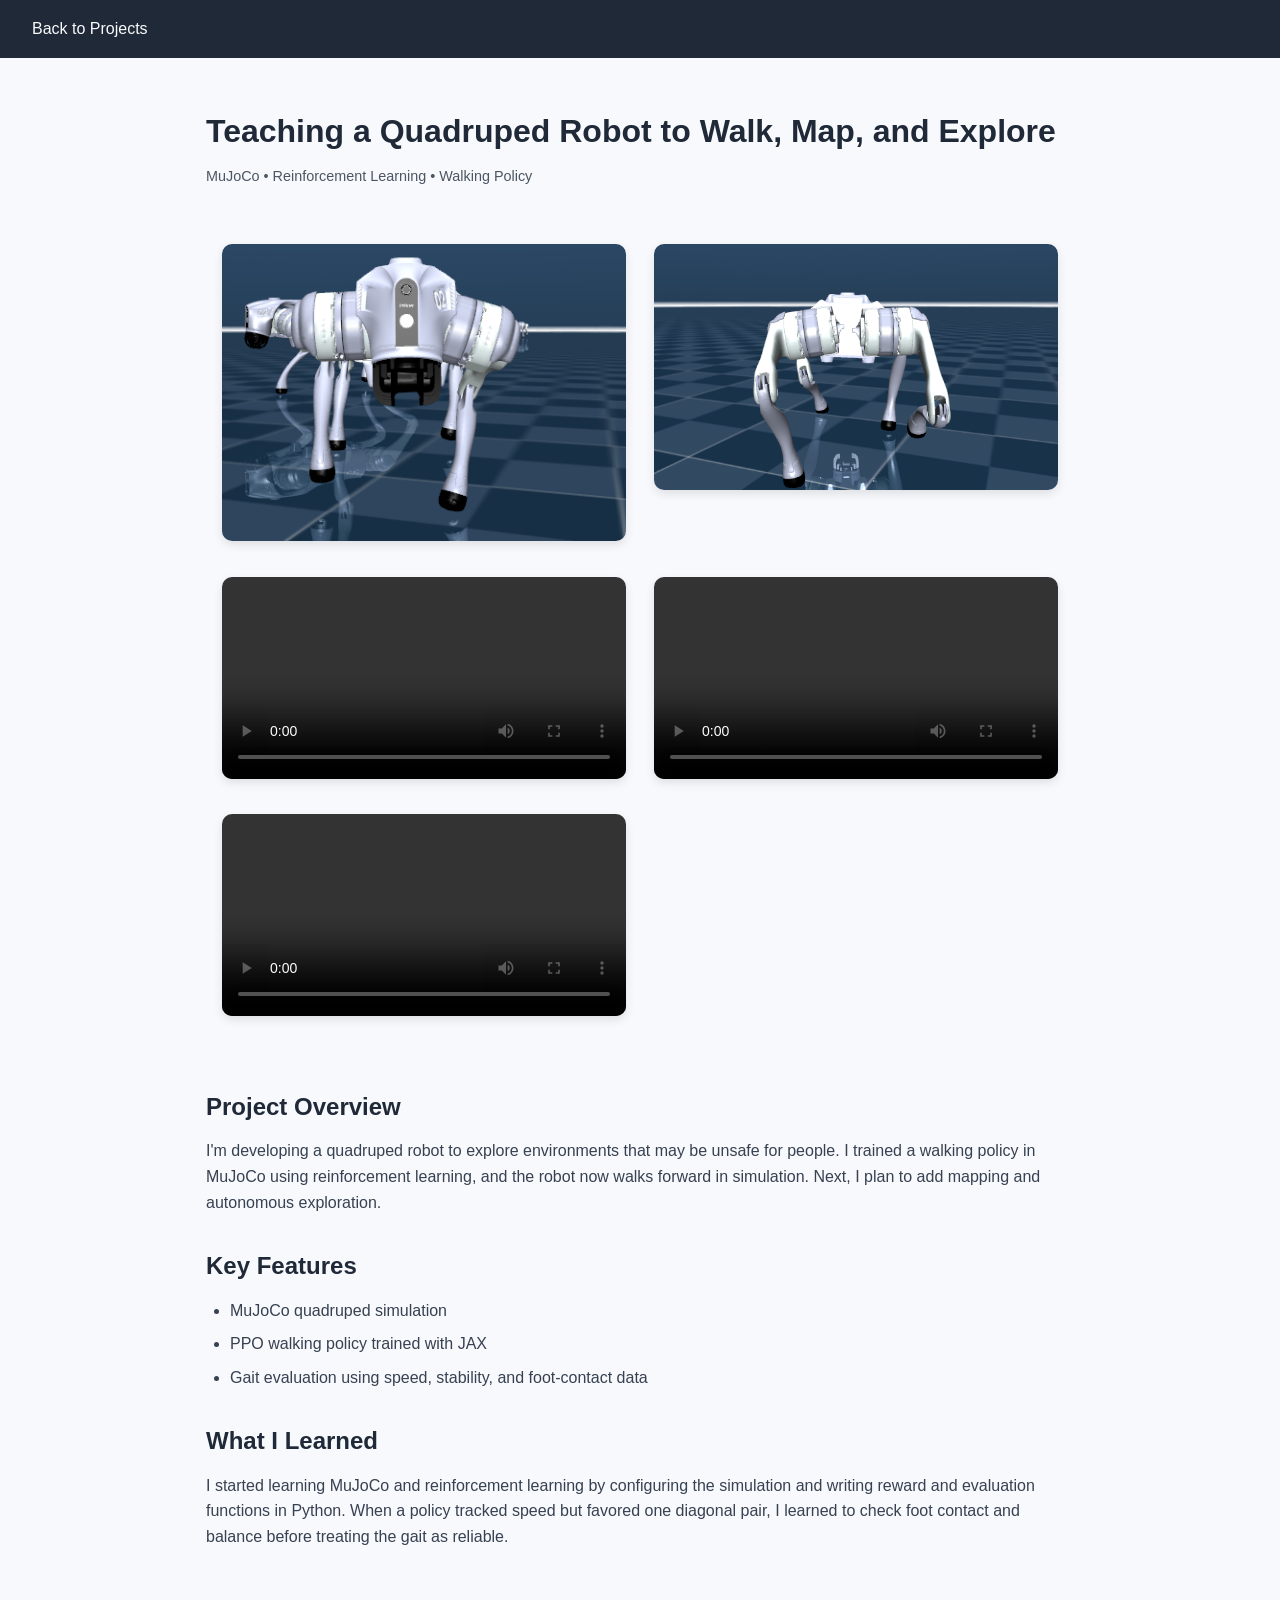
<file: website/project8.html>
<!DOCTYPE html>
<html lang="en">
<head>
  <meta charset="UTF-8" />
  <meta name="viewport" content="width=device-width, initial-scale=1.0" />
  <title>Quadruped Robot: Walking, Mapping, and Exploration | Gaspar Montoya</title>
  <link rel="stylesheet" href="style.css" />
  <link rel="icon" type="image/svg+xml" href="assets/favicon.svg" />
</head>
<body>
  <header>
    <nav class="navbar">
      <ul class="nav-links">
        <li><a href="index.html#Personal Projects">Back to Projects</a></li>
      </ul>
    </nav>
  </header>

  <main class="project-detail">
    <section class="project-header">
      <h1>Teaching a Quadruped Robot to Walk, Map, and Explore</h1>
      <p class="project-tags">MuJoCo • Reinforcement Learning • Walking Policy</p>
    </section>

    <section class="project-media-gallery">
      <div class="gallery-grid">
        <div class="media-item">
          <img src="assets/pepe_front.png" alt="Front view of the quadruped robot" />
        </div>
        <div class="media-item">
          <img src="assets/pepe_back_side.png" alt="Rear side view of the quadruped robot" />
        </div>
        <div class="media-item">
          <video controls preload="metadata" >
            <source src="assets/walking_gait_1.mp4" type="video/mp4" />
            Your browser does not support the video tag.
          </video>
        </div>
        <div class="media-item">
          <video controls preload="metadata" >
            <source src="assets/walking_gait_2.mp4" type="video/mp4" />
            Your browser does not support the video tag.
          </video>
        </div>
       
        <div class="media-item">
          <video controls preload="metadata" >
            <source src="assets/walking_gait_3.mp4" type="video/mp4" />
            Your browser does not support the video tag.
          </video>
        </div>

      </div>
    </section>

    <section class="project-description">
      <h2>Project Overview</h2>
      <p>I'm developing a quadruped robot to explore environments that may be unsafe for people.
        I trained a walking policy in MuJoCo using reinforcement learning, and the robot now walks
        forward in simulation. Next, I plan to add mapping and autonomous exploration.</p>

      <h2>Key Features</h2>
      <ul>
        <li>MuJoCo quadruped simulation</li>
        <li>PPO walking policy trained with JAX</li>
        <li>Gait evaluation using speed, stability, and foot-contact data</li>
      </ul>

      <h2>What I Learned</h2>
      <p>I started learning MuJoCo and reinforcement learning by configuring the simulation
        and writing reward and evaluation functions in Python. When a policy tracked speed
        but favored one diagonal pair, I learned to check foot contact and balance before
        treating the gait as reliable.</p>
    </section>
  </main>
</body>
</html>
</file>
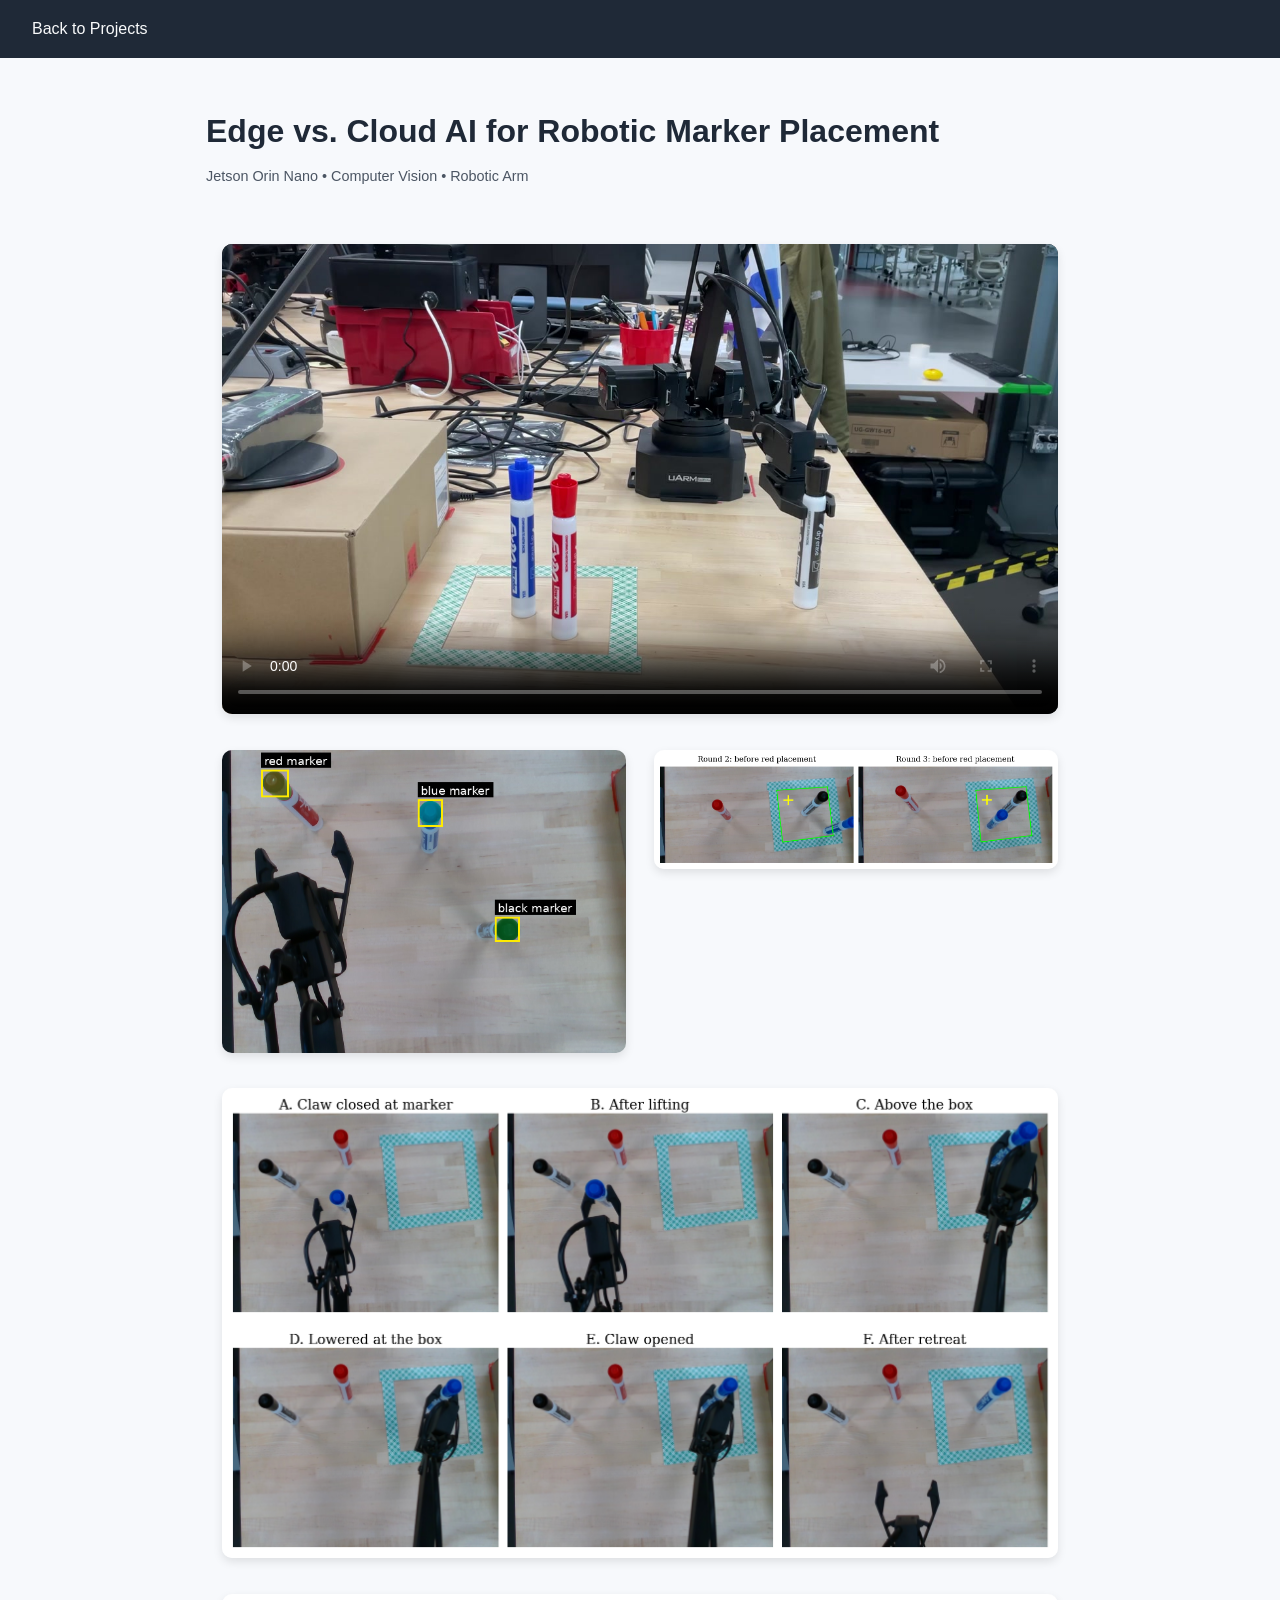
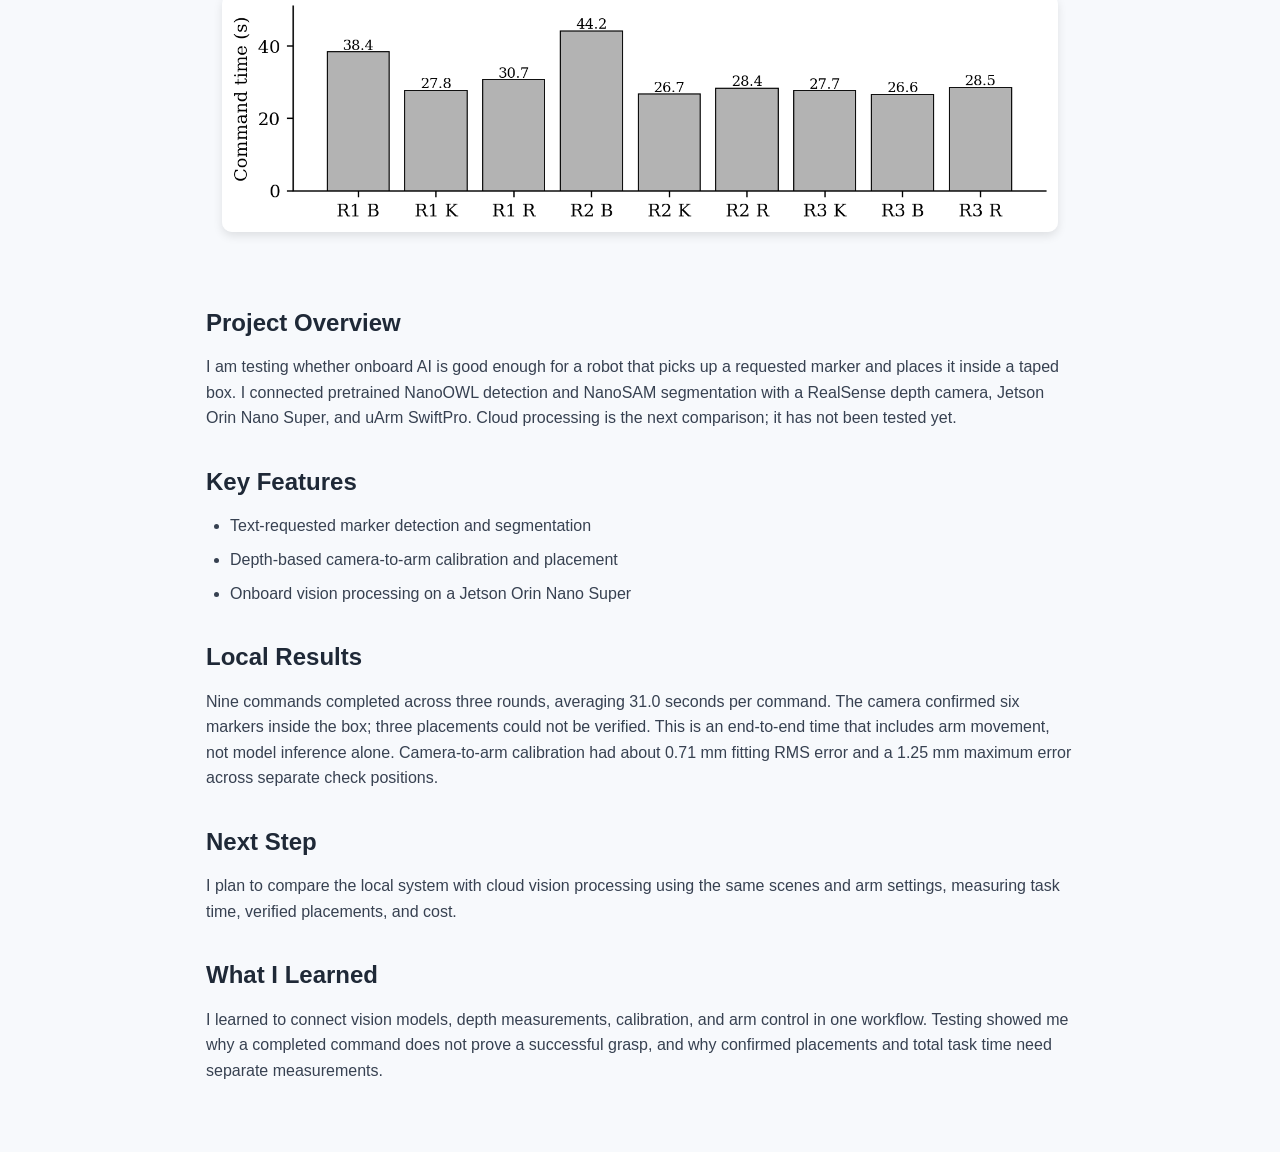
<file: website/project9.html>
<!DOCTYPE html>
<html lang="en">
<head>
  <meta charset="UTF-8" />
  <meta name="viewport" content="width=device-width, initial-scale=1.0" />
  <title>Edge vs. Cloud AI for Robotic Marker Placement | Gaspar Montoya</title>
  <link rel="stylesheet" href="style.css" />
  <link rel="icon" type="image/svg+xml" href="assets/favicon.svg" />
</head>
<body>
  <header>
    <nav class="navbar">
      <ul class="nav-links">
        <li><a href="index.html#Personal Projects">Back to Projects</a></li>
      </ul>
    </nav>
  </header>

  <main class="project-detail">
    <section class="project-header">
      <h1>Edge vs. Cloud AI for Robotic Marker Placement</h1>
      <p class="project-tags">Jetson Orin Nano • Computer Vision • Robotic Arm</p>
    </section>

    <section class="project-media-gallery">
      <div class="gallery-grid">
        <div class="media-item media-item-wide">
          <video controls playsinline preload="metadata" poster="assets/arm_vid_poster.jpg"
            aria-label="Robotic arm picking up and placing colored markers">
            <source src="assets/arm_vid.mp4" type="video/mp4" />
            Your browser does not support the video tag.
          </video>
        </div>
        <div class="media-item">
          <img src="assets/marker-detection.png" alt="Camera view with red, blue, and black markers detected" />
        </div>
        <div class="media-item">
          <img src="assets/marker-targeting.png" alt="Taped placement box and selected landing targets in two test rounds" />
        </div>
        <div class="media-item media-item-wide">
          <img src="assets/marker-placement-sequence.png" alt="Six stages of the robotic arm picking up and placing a blue marker" />
        </div>
        <div class="media-item media-item-wide">
          <img src="assets/marker-command-times.png" alt="Bar chart of nine local command times ranging from about 27 to 44 seconds" />
        </div>
      </div>
    </section>

    <section class="project-description">
      <h2>Project Overview</h2>
      <p>I am testing whether onboard AI is good enough for a robot that picks up a requested
        marker and places it inside a taped box. I connected pretrained NanoOWL detection and
        NanoSAM segmentation with a RealSense depth camera, Jetson Orin Nano Super, and uArm
        SwiftPro. Cloud processing is the next comparison; it has not been tested yet.</p>

      <h2>Key Features</h2>
      <ul>
        <li>Text-requested marker detection and segmentation</li>
        <li>Depth-based camera-to-arm calibration and placement</li>
        <li>Onboard vision processing on a Jetson Orin Nano Super</li>
      </ul>

      <h2>Local Results</h2>
      <p>Nine commands completed across three rounds, averaging 31.0 seconds per command.
        The camera confirmed six markers inside the box; three placements could not be verified.
        This is an end-to-end time that includes arm movement, not model inference alone.
        Camera-to-arm calibration had about 0.71 mm fitting RMS error and a 1.25 mm
        maximum error across separate check positions.</p>

      <h2>Next Step</h2>
      <p>I plan to compare the local system with cloud vision processing using the same
        scenes and arm settings, measuring task time, verified placements, and cost.</p>

      <h2>What I Learned</h2>
      <p>I learned to connect vision models, depth measurements, calibration, and arm control
        in one workflow. Testing showed me why a completed command does not prove a successful
        grasp, and why confirmed placements and total task time need separate measurements.</p>
    </section>
  </main>
</body>
</html>
</file>
<file: website/style.css>
/* Reset + Base Styles */
* {
    margin: 0;
    padding: 0;
    box-sizing: border-box;
    font-family: 'Segoe UI', sans-serif;
}

html {
    -webkit-text-size-adjust: 100%;
}

body {
    background-color: #f7f9fc;
    color: #333;
    line-height: 1.6;
    /* Safety net against sideways scroll on phones.
       Must be `clip`, not `hidden` — `hidden` would make body a scroll
       container and break the sticky navbar. */
    overflow-x: clip;
}

/* Never let media push the page wider than the screen */
img,
video {
    max-width: 100%;
}

/* Stop anchor links from landing underneath the sticky navbar */
section[id] {
    scroll-margin-top: 90px;
}

/* Navbar */

/* The sticky lives on <header>, not .navbar. A sticky element can only travel
   inside its parent, and <header> is only as tall as the bar itself — so
   sticking .navbar alone let it scroll away immediately. */
header {
    position: sticky;
    top: 0;
    z-index: 100;
}

/* Logo image scaling */
.logo img {
  width: 300px;      
  height: 80px;       
  object-fit: contain;
  display: block;
}


.navbar {
    display: flex;
    justify-content: space-between;
    align-items: center;
    background-color: #1f2937;
    padding: 1rem 2rem;
    position: sticky;
    top: 0;
    z-index: 100;
}

.navbar .logo {
    display: flex;
    align-items: center;
    gap: 0.4rem;
    flex-wrap: nowrap;
    white-space: nowrap;
    color: #fff;
    font-size: 1.5rem;
    font-weight: bold;
}

.navbar .logo > img {
    width: auto;
    height: 64px;
    flex-shrink: 0;
}

.nav-flags {
    display: inline-flex;
    align-items: center;
    flex-direction: row;
    flex-wrap: nowrap;
    gap: 0.3rem;
    flex-shrink: 0;
}

.logo .nav-flags img {
    width: auto;
    height: 20px;
    border-radius: 2px;
}

.nav-links {
    list-style: none;
    display: flex;
    gap: 1.5rem;
    margin: 0;
    padding: 0;
    color :#111827
}

.nav-links a {
    text-decoration: none;
    color: #f9fafb;
    font-weight: 500;
    transition: color 0.3s;
}

.nav-links a:hover {
    color: #38bdf8;
}

/* Mobile menu toggle — hidden on desktop, shown by the mobile block below */
.nav-toggle {
    position: absolute;
    left: -9999px;
    opacity: 0;
}

.nav-toggle-label {
    display: none;
}

/* Hero Section */
.hero {
    min-height: 100vh;
    display: flex;
    justify-content: center;
    align-items: center;
    padding: 2rem;
    position: relative;
    background: url('assets/background.jpg') center center / cover no-repeat;
    color: #f9fafb;
    overflow: hidden;
}

.hero-overlay {
    position: absolute;
    inset: 0;
    background: rgba(5, 12, 24, 0.55);
    z-index: 1;
}

.hero-content {
    position: relative;
    z-index: 2;
    display: flex;
    align-items: center;
    justify-content: center;
    gap: 4rem;
    max-width: 1200px;
    width: 100%;
    flex-wrap: wrap;
    
}

.hero-image-wrapper {
    flex: 1 1 320px;
    display: flex;
    justify-content: center;
}

.hero-img {
    width: 320px;
    height: 320px;
    object-fit: cover;
    object-position: center left;
    border-radius: 50%;
    border: 6px solid rgba(255, 255, 255, 0.95);
    box-shadow: 0 12px 35px rgba(0, 0, 0, 0.35);
}
.hero-text-card {
    flex: 1 1 500px;
    max-width: 650px;
    background: rgba(255, 255, 255, 0.12);
    backdrop-filter: blur(10px);
    -webkit-backdrop-filter: blur(10px);
    border: 1px solid rgba(255, 255, 255, 0.18);
    border-radius: 20px;
    padding: 2rem;
    box-shadow: 0 10px 30px rgba(0, 0, 0, 0.25);
}

.hero-intro {
    font-size: 1rem;
    margin-bottom: 0.3rem;
    color: #dbeafe;
    letter-spacing: 0.08em;
    text-transform: uppercase;
}

.hero-text-card h1 {
    font-size: 3rem;
    line-height: 1.1;
    margin-bottom: 1rem;
    color: #ffffff;
}


.hero-subtitle {
    font-size: 1.1rem;
    line-height: 1.7;
    color: #e5e7eb;
    margin-bottom: 1.5rem;
    max-width: 580px;
}

.hero-tags {
    display: flex;
    flex-wrap: wrap;
    gap: 0.75rem;
    margin-bottom: 2rem;
}

.hero-tags span {
    background: rgba(255, 255, 255, 0.9);
    color: #111827;
    padding: 0.65rem 1rem;
    border-radius: 999px;
    font-size: 0.95rem;
    font-weight: 600;
}

.hero-buttons {
    display: flex;
    gap: 1rem;
    flex-wrap: wrap;
}

.hero-button {
    display: inline-block;
    background: #0f172a;
    color: #ffffff;
    text-decoration: none;
    padding: 0.95rem 1.6rem;
    border-radius: 12px;
    font-weight: 600;
    transition: all 0.3s ease;
    border: 1px solid rgba(255, 255, 255, 0.15);
}

.hero-button:hover {
    background: #1d4ed8;
    transform: translateY(-2px);
}

/* Responsive */
@media (max-width: 900px) {
    .hero-content {
        gap: 2rem;
        text-align: center;
    }

    .hero-text-card {
        padding: 1.5rem;
    }

    .hero-text-card h1 {
        font-size: 2.3rem;
    }

    .hero-subtitle {
        margin-left: auto;
        margin-right: auto;
    }

    .hero-tags {
        justify-content: center;
    }

    .hero-img {
        width: 250px;
        height: 250px;
    }
}

.hero-text h1 {
    font-size: 2.5rem;
    margin-bottom: 1rem;
}

.hero-text p {
    font-size: 1.2rem;
    margin-bottom: 1.5rem;
    color: #f7f9fc;
}

.hero-section {
    display: flex;
    flex-direction: column;
    align-items: center;
    justify-content: center;
    height: 100vh; /* full screen */
    text-align: center;
    padding: 2rem;
    box-sizing: border-box;
  }
  
  .highlighted-tagline {
    margin-bottom: 2rem; /* space between tagline and button */
  }
  
  .highlighted-text {
    background-color: white;
    padding: 0.3em 0.7em;
    border-radius: 6px;
    color: #1f2937;
    display: inline-block;
  }
  
  .hero-button {
    padding: 0.8rem 1.6rem;
    font-size: 1rem;
    background-color: #1f2937;
    color: white;
    border: none;
    border-radius: 6px;
    cursor: pointer;
    text-decoration: none;
    transition: background 0.3s ease;
  }
  

/* Section Titles */
.section-title {
    text-align: center;
    padding: 4rem 1rem 2rem;
}

.section-title h2 {
    font-size: 2rem;
    color: #1f2937;
    margin-bottom: 0.5rem;
}

.section-title p {
    color: #4b5563;
    font-size: 1rem;
}

/* Project Category Titles */
.category-title {
    max-width: 1200px;
    margin: 0 auto;
    padding: 2.5rem 0 1.5rem;
    border-bottom: 2px solid #e5e7eb;
    margin-bottom: 2rem;
}

.category-title h3 {
    font-size: 1.6rem;
    color: #1f2937;
    margin-bottom: 0.35rem;
}

.category-title p {
    color: #4b5563;
    font-size: 0.95rem;
}

/* Project Grid */
.projects-section {
    background: #f9fafb;
    padding: 2rem;
}

.project-grid {
    display: grid;
    gap: 2rem;
    grid-template-columns: repeat(auto-fit, minmax(300px, 1fr));
    max-width: 1200px;
    margin: auto;
}

/* Project Card */

.journey-grid {
    display: grid;
    grid-template-columns: repeat(3, 1fr);
  
    gap: 2rem;
    max-width: 1200px;
    margin: auto;
}

@media (max-width: 900px) {
    .journey-grid {
        grid-template-columns: repeat(2, 1fr);
        
    }
}

@media (max-width: 600px) {
    .journey-grid {
        grid-template-columns: 1fr;
      
    }
}

.project-card {
    background: #fff;
    border-radius: 12px;
    box-shadow: 0 4px 10px rgba(0, 0, 0, 0.07);
    overflow: hidden;
    display: flex;
    flex-direction: column;
    transition: transform 0.3s ease;
}

.project-card:hover {
    transform: translateY(-5px);
}

.project-card img {
    width: 100%;
    height: 180px;
    object-fit: cover;
}

.card-content {
    padding: 1.5rem;
}

.card-content h3 {
    font-size: 1.3rem;
    color: #111827;
    margin-bottom: 0.5rem;
}

.card-content p {
    font-size: 0.95rem;
    color: #4b5563;
    margin-bottom: 1rem;
}

.tag {
    background-color: #dbeafe;
    color: #1e3a8a;
    font-size: 0.75rem;
    padding: 0.3rem 0.6rem;
    margin-right: 0.5rem;
    border-radius: 999px;
}

.card-link {
    display: inline-block;
    margin-top: 1rem;
    text-decoration: none;
    color: #2563eb;
    font-weight: bold;
    font-size: 0.9rem;
}

.card-link:hover {
    text-decoration: underline;
}

/* Timeline Section */
.timeline-section {
    background-color: #f3f4f6;
    padding: 4rem 1rem;
}

.timeline-container {
    max-width: 900px;
    margin: auto;
    position: relative;
    border-left: 4px solid #2563eb;
    padding-left: 2rem;
}

.timeline-item {
    display: flex;
    align-items: flex-start;
    margin-bottom: 3rem;
    position: relative;
}

.timeline-left {
    position: relative;
    margin-right: 1.5rem;
    display: flex;
    flex-direction: column;
    align-items: center;
    width: 50px;
    flex-shrink: 0;
}

.timeline-logo {
    width: 80px;
    height: 80px;
    object-fit: contain;
    margin-bottom: 0.4rem;
}

.timeline-dot {
    width: 14px;
    height: 14px;
    background-color: #2563eb;
    border-radius: 50%;
}

.timeline-right {
    flex: 1;
}

.timeline-date {
    font-size: 0.85rem;
    color: #6b7280;
    margin-bottom: 0.3rem;
}

.timeline-content h3 {
    font-size: 1.2rem;
    color: #1f2937;
    margin-bottom: 0.3rem;
}

.timeline-content p {
    font-size: 0.95rem;
    color: #374151;
}

/* skills page */ 

.skills-title {
    font-size: 2rem;
    text-align: center;
    margin-top: 1rem;
    margin-bottom: 10rem;
    color: #1f2937;
  }
  

.skills-section {
    width: 100%;
    min-height: 100vh;
    background-color: #f9fafb;
    display: flex;
    flex-direction: column;
    align-items: center;
    justify-content: center;
    padding: 4rem 2rem;
    box-sizing: border-box;
  }

  .skills-container {
    display: flex;
    justify-content: center;
    align-items: flex-start;
    gap: 2rem;
    flex-wrap: wrap;
  }
  
  .skill-box {
    background-color: #ffffff;
    border-radius: 1rem;
    box-shadow: 0 4px 10px rgba(0, 0, 0, 0.08);
    padding: 2rem;
    width: 280px;
    transition: transform 0.2s;
    text-align: center;
  }


  
  /* Staggered positioning */
  .skill-box:nth-child(1) {
    margin-top: 40px;
  }
  
  .skill-box:nth-child(2) {
    margin-top: 0;
  }
  
  .skill-box:nth-child(3) {
    margin-top: 60px;
  }
  

  .skill-box:hover {
    transform: translateY(-5px);
  }

  .skill-box h3 {
    margin-bottom: 1rem;
    color: #112a61;
  }

  .skill-box ul {
    list-style: none;
    padding: 0;
    margin: 0;
    color: #374151;
  }

  .skill-box ul li {
    margin: 0.5rem 0;
    display: flex;
    align-items: center;
    justify-content: center;
  }

  .skill-box ul li img.logo {
    height: 60px; /*  skill logos */
    margin-right: 8px;
  }

  .skill-box ul li img.logo.mujoco-logo {
    width: 120px;
    height: auto;
    flex: 0 0 120px;
  }

  .skill-mark {
    width: 60px;
    height: 60px;
    flex: 0 0 60px;
    display: inline-flex;
    align-items: center;
    justify-content: center;
    margin-right: 8px;
    border-radius: 12px;
    background: #dbeafe;
    color: #1e3a8a;
    font-size: 0.9rem;
    font-weight: 700;
  }

  
/* Porjects page */

.project-detail {
    padding: 3rem 1rem;
    max-width: 900px;
    margin: auto;
}

.project-header h1 {
    font-size: 2rem;
    color: #1f2937;
    margin-bottom: 0.5rem;
}

.project-tags {
    color: #4b5563;
    font-size: 0.9rem;
    margin-bottom: 1.5rem;
}

.project-media img,
.project-media video {
    width: 100%;
    border-radius: 8px;
    margin-bottom: 2rem;
}

.project-description h2 {
    margin-top: 2rem;
    margin-bottom: 0.75rem;
    color: #1f2937;
}

.project-description p,
.project-description ul {
    color: #374151;
    font-size: 1rem;
    margin-bottom: 1.25rem;
}

.project-description ul li {
    list-style: disc;
    margin-left: 1.5rem;
    margin-bottom: 0.5rem;
}

/* Porjects media */

/* Media Gallery Grid */
.project-media-gallery {
    padding: 2rem 1rem;
    max-width: 1100px;
    margin: auto;
}

.gallery-grid {
    display: grid;
    grid-template-columns: repeat(auto-fit, minmax(320px, 1fr));
    gap: 1.75rem;
}

.media-item img,
.media-item video {
    width: 100%;
    border-radius: 10px;
    object-fit: cover;
    max-height: 400px;
    box-shadow: 0 4px 10px rgba(0, 0, 0, 0.1);
}

.media-item-wide {
    grid-column: 1 / -1;
}

.media-item-wide img {
    max-height: none;
    object-fit: contain;
}

.media-item-wide video {
    max-height: none;
    aspect-ratio: 16 / 9;
    object-fit: contain;
    background: #000;
}


/* last section */
.section-break {
    height: 100vh;
    display: flex;
    background: url('assets/lastbround.jpg') center center / cover no-repeat;
    color: #f9fafb;
    padding: 7rem 2rem;
    text-align: center;
    justify-content: center;
    align-items: center;
    min-height: 90vh;
}

.section-break-content {
    max-width: 800px;
}

.section-break h2 {
    font-size: 2.5rem;
    margin-bottom: 1rem;
    color: #ffffff;
}

.section-break p {
    font-size: 1.1rem;
    color: #d1d5db;
    margin-bottom: 2.5rem;
    line-height: 1.6;
}

.section-break-btn {
    display: inline-block;
    background-color: #2563eb;
    color: #f9fafb;
    padding: 0.9rem 1.75rem;
    border-radius: 8px;
    font-size: 1rem;
    font-weight: 600;
    text-decoration: none;
    transition: background-color 0.3s ease;
}

.section-break-btn:hover {
    background-color: #1d4ed8;
}

.highlighted-text {
    background-color: white;
    color: #1f2937;
    padding: 0.5em 1em;
    border-radius: 8px;
    display: inline-block;
    max-width: 90%;
    text-align: center;
  }
  
  .highlighted-line {
    text-align: center;
    margin-bottom: 2rem; /* pushes buttons downward */
  }

  .highlighted-text {
    background-color: white;
    color: #1f2937;
    padding: 0.5em 1em;
    border-radius: 8px;
    display: inline-block;
  }
  
  

/* Page Header */
.page-header {
    text-align: center;
    padding: 4rem 2rem;
    background-color: #f3f4f6;
  }
  
  .page-header h1 {
    font-size: 2.5rem;
    color: #1f2937;
    margin-bottom: 0.5rem;
  }
  
  .page-header p {
    font-size: 1.1rem;
    color: #4b5563;
  }
  
  /* Page Header */
.page-header {
    text-align: center;
    padding: 4rem 2rem;
    background-color: #f3f4f6;
  }
  
  .page-header h1 {
    font-size: 2.5rem;
    color: #1f2937;
    margin-bottom: 0.5rem;
  }
  
  .page-header p {
    font-size: 1.1rem;
    color: #4b5563;
  }
  
  /* Research  Section */
  .research-entry {
    max-width: 900px;
    margin: 4rem auto;
    padding: 0 2rem;
    overflow: hidden;
  }
  
  /* Floated first image */
 
.media-wrapper {
  float: left;
  width: 500px;
  max-width: 100%;
  margin-right: 2rem;
  margin-bottom: 1rem;
}

.media-wrapper img {
  display: block;
  width: 100%;
  height: auto;
  border-radius: 10px;
  box-shadow: 0 4px 10px rgba(0, 0, 0, 0.05);
}

.text-content h2 {
  margin-top: 0;
}

.what-i-learned {
  clear: both;
  margin-top: 1.5rem;
}
  
  .text-content h2 {
    font-size: 1.6rem;
    margin-bottom: 0.75rem;
    color: #1f2937;
  }

  
  .text-content p {
    font-size: 1rem;
    color: #374151;
    margin-bottom: 1rem;
    line-height: 1.6;
  }
  
  .research-tags {
    margin-bottom: 1rem;
  }
  
  .research-tags .tag {
    background-color: #dbeafe;
    color: #1e3a8a;
    font-size: 0.75rem;
    padding: 0.3rem 0.6rem;
    border-radius: 999px;
    margin-right: 0.5rem;
    display: inline-block;
  }
  
  .research-link {
    font-weight: bold;
    font-size: 0.95rem;
    color: #2563eb;
    text-decoration: none;
  }
  
  .research-link:hover {
    text-decoration: underline;
  }
  
  /* Gallery underneath */
  .media-gallery {
    clear: both;
    display: flex;
    flex-wrap: wrap;
    gap: 1rem;
    justify-content: flex-start;
  }
  
  .media-gallery img,
  .media-gallery video {
    width: calc(50% - 0.5rem);
    height: 300px;
    object-fit: cover;
    border-radius: 10px;
  }

  .lidar-research {
    max-width: 900px;
  }

  .lidar-research .research-tags {
    display: flex;
    flex-direction: column;
    align-items: flex-start;
    gap: 0.45rem;
    margin-bottom: 0.75rem;
  }

  .lidar-tag-row {
    display: flex;
    flex-wrap: wrap;
    gap: 0.45rem;
  }

  .lidar-research .research-tags .tag {
    margin-right: 0;
  }

  .lidar-overview {
    display: grid;
    grid-template-columns: minmax(0, 210px) minmax(0, 1fr);
    gap: 2rem;
    align-items: start;
  }

  .lidar-lead-image,
  .lidar-point-cloud,
  .lidar-gallery figure {
    margin: 0;
  }

  .lidar-lead-image img,
  .lidar-point-cloud img {
    display: block;
    width: 100%;
    height: auto;
    border-radius: 10px;
  }

  .lidar-point-cloud {
    max-width: 100%;
    margin-top: 0.5rem;
  }

  .lidar-point-cloud a {
    display: block;
    cursor: zoom-in;
  }

  .lidar-gallery {
    display: grid;
    grid-template-columns: repeat(2, minmax(0, 1fr));
    gap: 1rem;
    max-width: 760px;
    margin: 1rem auto 0;
  }

  .lidar-gallery figure {
    min-width: 0;
    padding: 0.75rem;
    border: 1px solid #e5e7eb;
    border-radius: 12px;
    background: #fff;
  }

  .lidar-gallery a {
    display: block;
    cursor: zoom-in;
  }

  .lidar-gallery img {
    display: block;
    width: 100%;
    height: 260px;
    object-fit: contain;
    border-radius: 8px;
  }

  .lidar-lead-image figcaption,
  .lidar-point-cloud figcaption,
  .lidar-gallery figcaption {
    margin-top: 0.5rem;
    color: #4b5563;
    font-size: 0.9rem;
    line-height: 1.4;
  }

  @media (max-width: 768px) {
    .lidar-overview,
    .lidar-gallery {
      grid-template-columns: 1fr;
    }

    .lidar-lead-image {
      width: min(100%, 220px);
      margin: 0 auto;
    }

    .lidar-point-cloud {
      margin: 1rem auto 0;
    }

    .lidar-gallery {
      gap: 1rem;
      max-width: 380px;
    }
  }
  
  
  /* Mobile */
  @media (max-width: 768px) {
    .media-wrapper {
      float: none;
      width: 100%;
      margin-right: 0;
      max-height: 250px;
    }
  }
  

  /* Book Section */ 

  .books-section {
    padding: 4rem 2rem;
    max-width: 1000px;
    margin: auto;
  }
  
  .section-title {
    font-size: 2.8rem;
    margin-bottom: 3rem;
    text-align: center;
    color: #1f2937;
  }
  
  .book-entry {
    display: flex;
    align-items: flex-start;
    gap: 2rem;
    margin-bottom: 4rem;
    flex-wrap: wrap;
  }
  
  .book-cover {
    width: 180px;
    height: auto;
    box-shadow: 0 4px 12px rgba(0,0,0,0.1);
    border-radius: 0.5rem;
  }
  
  .book-thoughts {
    flex: 1;
    min-width: 250px;
  }
  
  .book-thoughts h2 {
    font-size: 1.5rem;
    margin-bottom: 0.75rem;
  }
  
  .book-thoughts p {
    font-size: 1rem;
    line-height: 1.6;
    color: #374151;
  }
  
/* contact me page */ 

.contact-section {
    min-height: 100vh;
    padding: 4rem 2rem;
    display: flex;
    flex-direction: column;
    align-items: center;
    background-color: #f3f4f6;
  }
  
  .contact-title {
    font-size: 3rem;
    color: #1f2937;
    margin-bottom: 3rem;
    text-align: center;
  }
  
  .contact-info {
    display: flex;
    flex-direction: column;
    gap: 2rem;
    width: 100%;
    max-width: 600px;
    text-align: center;
  }
  
  .contact-item h3 {
    color: #2563eb;
    font-size: 1.2rem;
    margin-bottom: 0.5rem;
  }
  
  .contact-item p {
    font-size: 1rem;
    color: #143262;
  }

  /* More PAge */ 

  .academia-section {
    min-height: 100vh;
    padding: 4rem 2rem;
    background-color: #fdfdfd;
    max-width: 1000px;
    margin: auto;
  }
  
  .academia-title {
    text-align: center;
    font-size: 3rem;
    margin-bottom: 3rem;
    color: #1f2937;
  }
  
  .academia-category {
    margin-bottom: 3rem;
  }
  
  .academia-category h2 {
    font-size: 1.8rem;
    color: #143262;
    margin-bottom: 1rem;
  }
  
  .academia-category ul {
    list-style: disc;
    padding-left: 1.5rem;
    color: #374151;
    font-size: 1rem;
    line-height: 1.7;
  }
  
  .academia-category a {
    text-decoration: underline;
    color: #143262;
  }
  
  .feature-entry {
    display: flex;
    gap: 2rem;
    margin-bottom: 2.5rem;
    flex-wrap: wrap;
    align-items: flex-start;
  }
  
  .feature-img {
    width: 500px;
    max-width: 100%;
    height: auto;
    border-radius: 0.5rem;
    box-shadow: 0 4px 10px rgba(0,0,0,0.08);
  }
  
  .feature-text {
    flex: 1;
    min-width: 250px;
  }
  
  .feature-text h3 {
    font-size: 1.3rem;
    margin-bottom: 0.5rem;
    color: #1f2937;
  }
  
  .feature-text p {
    font-size: 1rem;
    color: #374151;
    line-height: 1.6;
    margin-bottom: 0.5rem;
  }
  
  .feature-text a {
    color: #143262;
    text-decoration: underline;
    font-weight: 500;
  }
  

  /* LT Spice Section  */
  
  .LTSpice-entry {
    width: 500px;
    max-width: 100%;
    height: auto;
    box-shadow: 0 4px 12px rgba(0,0,0,0.1);
    border-radius: 0.5rem;
  }
  
  .LTSpice-Explnations {
    flex: 1;
    min-width: 250px;
  }


/* ==========================================================================
   PHONE / SMALL SCREEN STYLES
   Kept at the end of the file so these rules win over the desktop ones above.
   ========================================================================== */

/* Tablets and small laptops */
@media (max-width: 1024px) {
  .feature-img,
  .LTSpice-entry,
  .media-wrapper {
    width: 100%;
  }
}

@media (min-width: 769px) and (max-width: 980px) {
  .navbar {
    padding: 0.75rem 1rem;
  }

  .navbar .logo > img {
    height: 50px;
  }

  .navbar .logo .nav-flags img {
    height: 17px;
  }

  .nav-links {
    gap: 0.75rem;
    font-size: 0.9rem;
  }
}

@media (max-width: 768px) {

  /* --- Navbar: collapse the links behind a hamburger --- */
  .navbar {
    flex-wrap: wrap;
    padding: 0.6rem 1rem;
  }

  .nav-toggle-label {
    display: flex;
    flex-direction: column;
    justify-content: center;
    gap: 5px;
    width: 44px;
    height: 44px;
    padding: 10px;
    margin-left: auto;
    cursor: pointer;
  }

  .nav-toggle-label span {
    display: block;
    width: 100%;
    height: 3px;
    background: #f9fafb;
    border-radius: 2px;
    transition: transform 0.3s ease, opacity 0.2s ease;
  }

  .nav-toggle:focus-visible + .nav-toggle-label {
    outline: 2px solid #38bdf8;
    outline-offset: 2px;
    border-radius: 6px;
  }

  /* Turn the bars into an X while the menu is open */
  .nav-toggle:checked + .nav-toggle-label span:nth-child(1) {
    transform: translateY(8px) rotate(45deg);
  }

  .nav-toggle:checked + .nav-toggle-label span:nth-child(2) {
    opacity: 0;
  }

  .nav-toggle:checked + .nav-toggle-label span:nth-child(3) {
    transform: translateY(-8px) rotate(-45deg);
  }

  /* Pages without a toggle (the project pages) just wrap their single link */
  .nav-links {
    flex-wrap: wrap;
    gap: 1rem;
  }

  /* Only collapse navs that actually have a toggle to reopen them */
  .nav-toggle ~ .nav-links {
    flex-basis: 100%;
    flex-direction: column;
    /* nowrap matters: a wrapping column with a capped height would spill the
       links sideways into extra columns instead of stacking them */
    flex-wrap: nowrap;
    gap: 0;
    max-height: 0;
    overflow: hidden;
    transition: max-height 0.35s ease;
  }

  .nav-toggle:checked ~ .nav-links {
    max-height: 80vh;
    overflow-y: auto;
  }

  .nav-toggle ~ .nav-links li {
    width: 100%;
  }

  .nav-toggle ~ .nav-links a {
    display: block;
    padding: 0.85rem 0.25rem;
    font-size: 1.05rem;
    border-top: 1px solid rgba(249, 250, 251, 0.15);
  }

  .navbar .logo > img {
    width: auto;
    height: 50px;
  }

  .navbar .logo .nav-flags img {
    height: 18px;
  }

  /* --- Hero --- */
  .hero {
    min-height: 100svh; /* avoids the iOS URL-bar height jump */
    padding: 2.5rem 1.25rem;
  }

  .hero-content {
    gap: 1.75rem;
  }

  .hero-image-wrapper {
    flex-basis: auto;
  }

  .hero-img {
    width: 190px;
    height: 190px;
    border-width: 4px;
  }

  .hero-text-card {
    flex-basis: auto;
    padding: 1.35rem;
    border-radius: 16px;
  }

  .hero-intro {
    font-size: 0.85rem;
  }

  .hero-text-card h1 {
    font-size: 2rem;
  }

  .hero-subtitle {
    font-size: 1rem;
    line-height: 1.6;
    margin-bottom: 1.25rem;
  }

  .hero-tags {
    gap: 0.5rem;
    margin-bottom: 1.5rem;
  }

  .hero-tags span {
    font-size: 0.8rem;
    padding: 0.45rem 0.8rem;
  }

  .hero-buttons {
    width: 100%;
  }

  .hero-button {
    display: block;
    width: 100%;
    text-align: center;
    padding: 0.95rem 1rem;
  }

  /* --- Section titles --- */
  .section-title {
    padding: 2.5rem 0.5rem 1.25rem;
  }

  .section-title h2 {
    font-size: 1.65rem;
  }

  /* --- Projects --- */
  .projects-section {
    padding: 1rem;
  }

  .project-grid {
    grid-template-columns: 1fr;
    gap: 1.25rem;
  }

  .category-title {
    padding: 2rem 0 1rem;
    margin-bottom: 1.25rem;
  }

  .category-title h3 {
    font-size: 1.35rem;
  }

  .project-card img {
    height: 200px;
  }

  .card-content {
    padding: 1.15rem;
  }

  .card-content h3 {
    font-size: 1.15rem;
  }

  /* Tags wrap cleanly instead of running off the card */
  .tag {
    display: inline-block;
    margin-bottom: 0.4rem;
  }

  /* Tags that are actually links need a real tap target */
  a.tag {
    display: inline-flex;
    align-items: center;
    min-height: 44px;
    padding: 0.3rem 0.75rem;
  }

  /* Meet the 44px minimum tap-target size */
  .card-link,
  .research-link {
    display: inline-flex;
    align-items: center;
    min-height: 44px;
    padding: 0.25rem 0;
  }

  /* --- Timeline: stack the logo above the text --- */
  .timeline-section {
    padding: 2.5rem 0.9rem;
  }

  .timeline-container {
    padding-left: 1rem;
    border-left-width: 3px;
  }

  .timeline-item {
    flex-direction: column;
    margin-bottom: 2.25rem;
  }

  .timeline-left {
    flex-direction: row;
    align-items: center;
    gap: 0.6rem;
    width: auto;
    margin-right: 0;
    margin-bottom: 0.6rem;
  }

  .timeline-logo {
    width: 52px;
    height: 52px;
    margin-bottom: 0;
  }

  .timeline-content h3 {
    font-size: 1.05rem;
  }

  .timeline-content p {
    font-size: 0.9rem;
  }

  /* --- Skills --- */
  .skills-section {
    min-height: auto;
    padding: 2.5rem 1rem;
  }

  .skills-title {
    font-size: 1.65rem;
    margin-bottom: 2rem; /* was 10rem — a full blank screen on a phone */
  }

  .skills-container {
    gap: 1.25rem;
  }

  .skill-box {
    width: 100%;
    max-width: 360px;
    padding: 1.35rem;
  }

  /* The staggered offsets only make sense side by side */
  .skill-box:nth-child(1),
  .skill-box:nth-child(2),
  .skill-box:nth-child(3) {
    margin-top: 0;
  }

  .skill-box ul li {
    justify-content: flex-start;
    text-align: left;
  }

  .skill-box ul li img.logo {
    height: 38px;
  }

  .skill-mark {
    width: 38px;
    height: 38px;
    flex-basis: 38px;
    font-size: 0.7rem;
  }

  /* --- Closing section --- */
  .section-break {
    height: auto;
    min-height: auto;
    padding: 3rem 1.25rem;
  }

  .section-break h2 {
    font-size: 1.8rem;
  }

  .section-break p {
    font-size: 1rem;
    margin-bottom: 1.75rem;
  }

  .section-break-btn {
    display: block;
    width: 100%;
    margin-bottom: 0.75rem;
  }

  /* --- Page headers (research / books / more / contact) --- */
  .page-header {
    padding: 2.5rem 1.25rem;
  }

  .page-header h1 {
    font-size: 1.9rem;
  }

  .page-header p {
    font-size: 1rem;
  }

  /* --- Project detail pages --- */
  .project-detail {
    padding: 2rem 1.1rem;
  }

  .project-header h1 {
    font-size: 1.6rem;
  }

  .project-media-gallery {
    padding: 1.25rem 1.1rem;
  }

  .gallery-grid {
    grid-template-columns: 1fr;
    gap: 1.1rem;
  }

  /* --- Research page --- */
  .research-entry {
    margin: 2.5rem auto;
    padding: 0 1.1rem;
  }

  .media-wrapper {
    max-height: none; /* the 250px cap cropped the images */
  }

  .text-content h2 {
    font-size: 1.3rem;
  }

  .media-gallery img,
  .media-gallery video {
    width: 100%;
    height: auto;
  }

  /* --- Books page --- */
  .books-section {
    padding: 2.5rem 1.25rem;
  }

  .section-title {
    font-size: 1.9rem;
    margin-bottom: 2rem;
  }

  .book-entry {
    gap: 1.25rem;
    margin-bottom: 2.5rem;
  }

  .book-cover {
    width: 140px;
    margin: 0 auto;
  }

  .book-thoughts {
    min-width: 0;
  }

  .book-thoughts h2 {
    font-size: 1.25rem;
  }

  /* --- Contact page --- */
  .contact-section {
    min-height: auto;
    padding: 2.5rem 1.25rem;
  }

  .contact-title {
    font-size: 1.9rem;
    margin-bottom: 2rem;
  }

  /* --- Academic highlights page --- */
  .academia-section {
    min-height: auto;
    padding: 2.5rem 1.25rem;
  }

  .academia-title {
    font-size: 1.9rem;
    margin-bottom: 2rem;
  }

  .academia-category h2 {
    font-size: 1.35rem;
  }

  .feature-entry {
    gap: 1.25rem;
  }

  .feature-text {
    min-width: 0;
  }
}

/* Very small phones (iPhone SE and similar) */
@media (max-width: 380px) {
  .hero-text-card h1 {
    font-size: 1.75rem;
  }

  .hero-img {
    width: 160px;
    height: 160px;
  }

  .navbar .logo > img {
    width: auto;
    height: 42px;
  }

  .navbar .logo .nav-flags img {
    height: 16px;
  }

  .skill-box ul li img.logo {
    height: 32px;
  }

  .skill-mark {
    width: 32px;
    height: 32px;
    flex-basis: 32px;
  }
}
</file>
